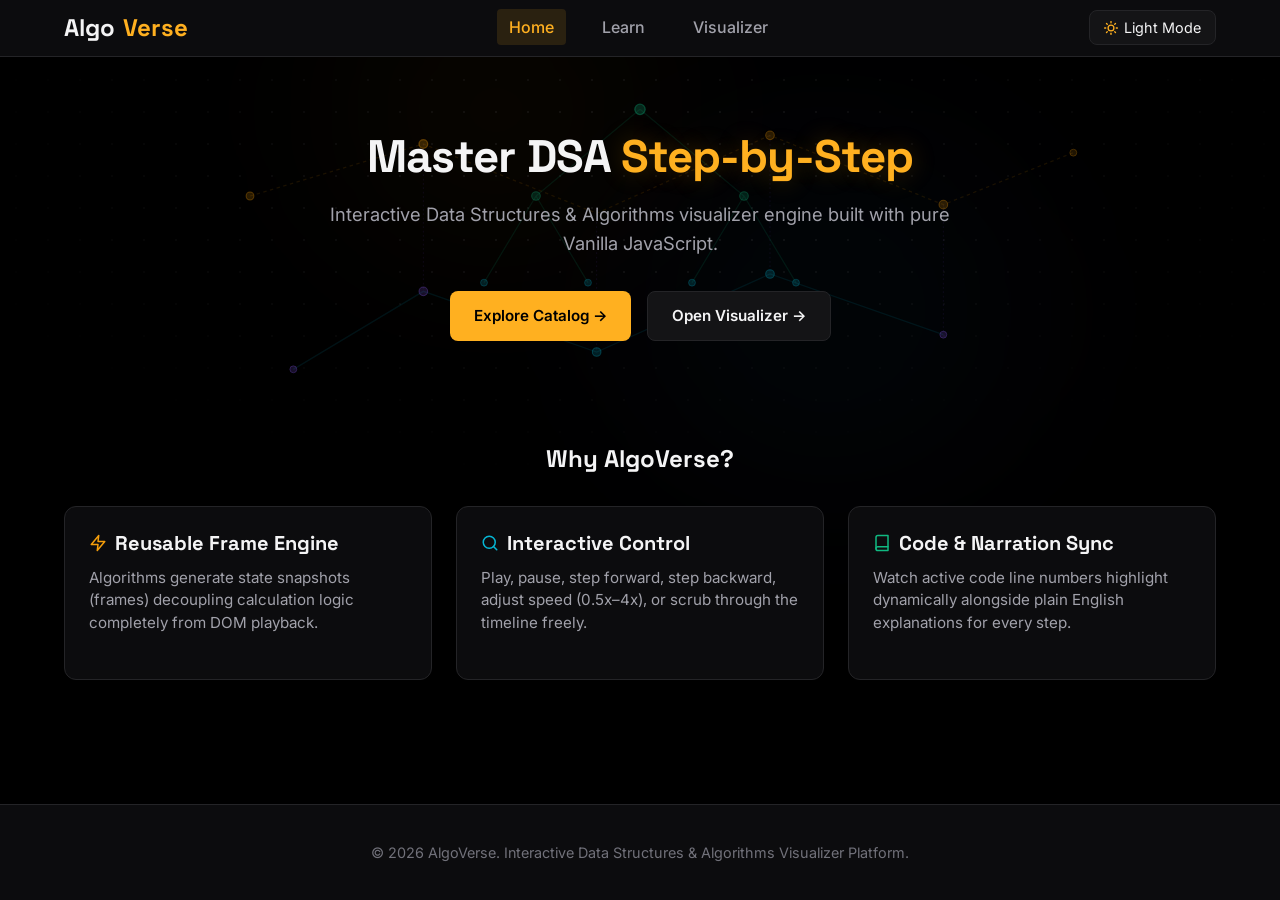
<file: index.html>
<!DOCTYPE html>
<html lang="en" data-theme="dark">
<head>
  <meta charset="UTF-8">
  <meta name="viewport" content="width=device-width, initial-scale=1.0">
  <title>AlgoVerse — Learn, Understand & Visualize DSA</title>
  <meta name="description" content="Interactive Data Structures & Algorithms learning and step-by-step visualizer platform built with Vanilla JavaScript.">
  
  <!-- Google Fonts -->
  <link rel="preconnect" href="https://fonts.googleapis.com">
  <link rel="preconnect" href="https://fonts.gstatic.com" crossorigin>
  <link href="https://fonts.googleapis.com/css2?family=Inter:wght@400;500;600;700&family=JetBrains+Mono:wght@400;500;700&family=Space+Grotesk:wght@600;700&display=swap" rel="stylesheet">
  
  <!-- Stylesheets -->
  <link rel="stylesheet" href="styles/tokens.css">
  <link rel="stylesheet" href="styles/base.css">
  <link rel="stylesheet" href="styles/layout.css">
  <link rel="stylesheet" href="styles/components.css">
</head>
<body>

  <!-- Navigation Header -->
  <header class="navbar">
    <div class="container nav-container">
      <a href="index.html" class="logo">
        Algo<span>Verse</span>
      </a>
      
      <nav>
        <ul class="nav-links">
          <li><a href="index.html" class="nav-link active">Home</a></li>
          <li><a href="learn.html" class="nav-link">Learn</a></li>
          <li><a href="visualizer.html" class="nav-link">Visualizer</a></li>
        </ul>
      </nav>

      <!-- Theme Switcher Button -->
      <button id="theme-toggle" class="theme-toggle-btn" aria-label="Toggle dark/light theme">
        <svg class="theme-toggle-icon" width="14" height="14" viewBox="0 0 24 24" fill="none" stroke="currentColor" stroke-width="2.2" stroke-linecap="round" stroke-linejoin="round"><circle cx="12" cy="12" r="5"/><line x1="12" y1="1" x2="12" y2="3"/><line x1="12" y1="21" x2="12" y2="23"/><line x1="4.22" y1="4.22" x2="5.64" y2="5.64"/><line x1="18.36" y1="18.36" x2="19.78" y2="19.78"/><line x1="1" y1="12" x2="3" y2="12"/><line x1="21" y1="12" x2="23" y2="12"/><line x1="4.22" y1="19.78" x2="5.64" y2="18.36"/><line x1="18.36" y1="5.64" x2="19.78" y2="4.22"/></svg>
        <span>Light Mode</span>
      </button>
    </div>
  </header>

  <!-- Ambient DSA Geometric Visual Background -->
  <div class="hero-dsa-backdrop" aria-hidden="true">
    <div class="dsa-ambient-radial-glow glow-1"></div>
    <div class="dsa-ambient-radial-glow glow-2"></div>
    <div class="dsa-grid-pattern"></div>
    <svg class="dsa-constellation-svg" viewBox="0 0 1200 600" fill="none" xmlns="http://www.w3.org/2000/svg">
      <!-- Network Nodes & Connecting Edges -->
      <path d="M150 180 L350 120 L550 200 L750 110 L950 190 L1100 130" stroke="rgba(245, 158, 11, 0.12)" stroke-width="1.5" stroke-dasharray="4 4"/>
      <path d="M200 380 L350 290 L550 360 L750 270 L950 340" stroke="rgba(6, 182, 212, 0.12)" stroke-width="1.5"/>
      <path d="M350 120 L350 290 M550 200 L550 360 M750 110 L750 270 M950 190 L950 340" stroke="rgba(139, 92, 246, 0.1)" stroke-width="1.2" stroke-dasharray="2 3"/>
      <!-- Tree Branching -->
      <path d="M600 80 L480 180 M600 80 L720 180 M480 180 L420 280 M480 180 L540 280 M720 180 L660 280 M720 180 L780 280" stroke="rgba(16, 185, 129, 0.13)" stroke-width="1.5"/>
      
      <!-- Nodes / Vertices -->
      <circle cx="600" cy="80" r="6" fill="#10b981" fill-opacity="0.25" stroke="#10b981" stroke-width="1.5" stroke-opacity="0.4"/>
      <circle cx="480" cy="180" r="5" fill="#10b981" fill-opacity="0.2" stroke="#10b981" stroke-width="1.2" stroke-opacity="0.35"/>
      <circle cx="720" cy="180" r="5" fill="#10b981" fill-opacity="0.2" stroke="#10b981" stroke-width="1.2" stroke-opacity="0.35"/>
      <circle cx="420" cy="280" r="4" fill="#06b6d4" fill-opacity="0.2" stroke="#06b6d4" stroke-width="1" stroke-opacity="0.3"/>
      <circle cx="540" cy="280" r="4" fill="#06b6d4" fill-opacity="0.2" stroke="#06b6d4" stroke-width="1" stroke-opacity="0.3"/>
      <circle cx="660" cy="280" r="4" fill="#06b6d4" fill-opacity="0.2" stroke="#06b6d4" stroke-width="1" stroke-opacity="0.3"/>
      <circle cx="780" cy="280" r="4" fill="#06b6d4" fill-opacity="0.2" stroke="#06b6d4" stroke-width="1" stroke-opacity="0.3"/>
      <circle cx="150" cy="180" r="4.5" fill="#f59e0b" fill-opacity="0.2" stroke="#f59e0b" stroke-width="1.2" stroke-opacity="0.35"/>
      <circle cx="350" cy="120" r="5" fill="#f59e0b" fill-opacity="0.25" stroke="#f59e0b" stroke-width="1.5" stroke-opacity="0.4"/>
      <circle cx="750" cy="110" r="5" fill="#f59e0b" fill-opacity="0.2" stroke="#f59e0b" stroke-width="1.2" stroke-opacity="0.35"/>
      <circle cx="950" cy="190" r="5" fill="#f59e0b" fill-opacity="0.2" stroke="#f59e0b" stroke-width="1.2" stroke-opacity="0.35"/>
      <circle cx="1100" cy="130" r="4" fill="#f59e0b" fill-opacity="0.15" stroke="#f59e0b" stroke-width="1" stroke-opacity="0.3"/>
      <circle cx="200" cy="380" r="4" fill="#8b5cf6" fill-opacity="0.2" stroke="#8b5cf6" stroke-width="1" stroke-opacity="0.35"/>
      <circle cx="350" cy="290" r="5" fill="#8b5cf6" fill-opacity="0.2" stroke="#8b5cf6" stroke-width="1.2" stroke-opacity="0.35"/>
      <circle cx="550" cy="360" r="5" fill="#06b6d4" fill-opacity="0.2" stroke="#06b6d4" stroke-width="1.2" stroke-opacity="0.35"/>
      <circle cx="750" cy="270" r="5" fill="#06b6d4" fill-opacity="0.2" stroke="#06b6d4" stroke-width="1.2" stroke-opacity="0.35"/>
      <circle cx="950" cy="340" r="4" fill="#8b5cf6" fill-opacity="0.2" stroke="#8b5cf6" stroke-width="1" stroke-opacity="0.35"/>
    </svg>
  </div>

  <!-- Main Landing Content -->
  <main class="container home-main-container">
    <!-- Hero Section -->
    <section class="hero-placeholder">
      <h1>Master DSA <span>Step-by-Step</span></h1>
      <p>Interactive Data Structures & Algorithms visualizer engine built with pure Vanilla JavaScript.</p>
      
      <div style="margin-top: 2rem; display: flex; gap: 1rem; justify-content: center; flex-wrap: wrap;">
        <a href="learn.html" class="btn btn-primary">
          Explore Catalog &rarr;
        </a>
        <a href="visualizer.html?topic=sorting&algo=bubble-sort" class="btn btn-secondary">
          Open Visualizer &rarr;
        </a>
      </div>
    </section>

    <!-- Key Feature Grid -->
    <section style="margin-top: 3.5rem; margin-bottom: 4rem;">
      <h2 style="text-align: center; margin-bottom: 2rem;">Why AlgoVerse?</h2>
      
      <div class="card-grid">
        <div class="card">
          <div>
            <div class="card-header">
              <h3 class="card-title" style="display: flex; align-items: center; gap: 0.5rem;">
                <svg width="18" height="18" viewBox="0 0 24 24" fill="none" stroke="#f59e0b" stroke-width="2" stroke-linecap="round" stroke-linejoin="round"><polygon points="13 2 3 14 12 14 11 22 21 10 12 10 13 2"/></svg>
                Reusable Frame Engine
              </h3>
            </div>
            <p class="card-desc">Algorithms generate state snapshots (frames) decoupling calculation logic completely from DOM playback.</p>
          </div>
        </div>

        <div class="card">
          <div>
            <div class="card-header">
              <h3 class="card-title" style="display: flex; align-items: center; gap: 0.5rem;">
                <svg width="18" height="18" viewBox="0 0 24 24" fill="none" stroke="#06b6d4" stroke-width="2" stroke-linecap="round" stroke-linejoin="round"><circle cx="11" cy="11" r="8"/><line x1="21" y1="21" x2="16.65" y2="16.65"/></svg>
                Interactive Control
              </h3>
            </div>
            <p class="card-desc">Play, pause, step forward, step backward, adjust speed (0.5x–4x), or scrub through the timeline freely.</p>
          </div>
        </div>

        <div class="card">
          <div>
            <div class="card-header">
              <h3 class="card-title" style="display: flex; align-items: center; gap: 0.5rem;">
                <svg width="18" height="18" viewBox="0 0 24 24" fill="none" stroke="#10b981" stroke-width="2" stroke-linecap="round" stroke-linejoin="round"><path d="M4 19.5A2.5 2.5 0 0 1 6.5 17H20"/><path d="M6.5 2H20v20H6.5A2.5 2.5 0 0 1 4 19.5v-15A2.5 2.5 0 0 1 6.5 2z"/></svg>
                Code & Narration Sync
              </h3>
            </div>
            <p class="card-desc">Watch active code line numbers highlight dynamically alongside plain English explanations for every step.</p>
          </div>
        </div>
      </div>
    </section>
  </main>

  <!-- Footer -->
  <footer class="footer">
    <div class="container">
      <p>&copy; 2026 AlgoVerse. Interactive Data Structures & Algorithms Visualizer Platform.</p>
    </div>
  </footer>

  <!-- Entry Script -->
  <script type="module">
    import { ThemeManager } from './scripts/core/theme.js';
    
    document.addEventListener('DOMContentLoaded', () => {
      const themeManager = new ThemeManager();
      themeManager.init();
    });
  </script>
</body>
</html>
</file>
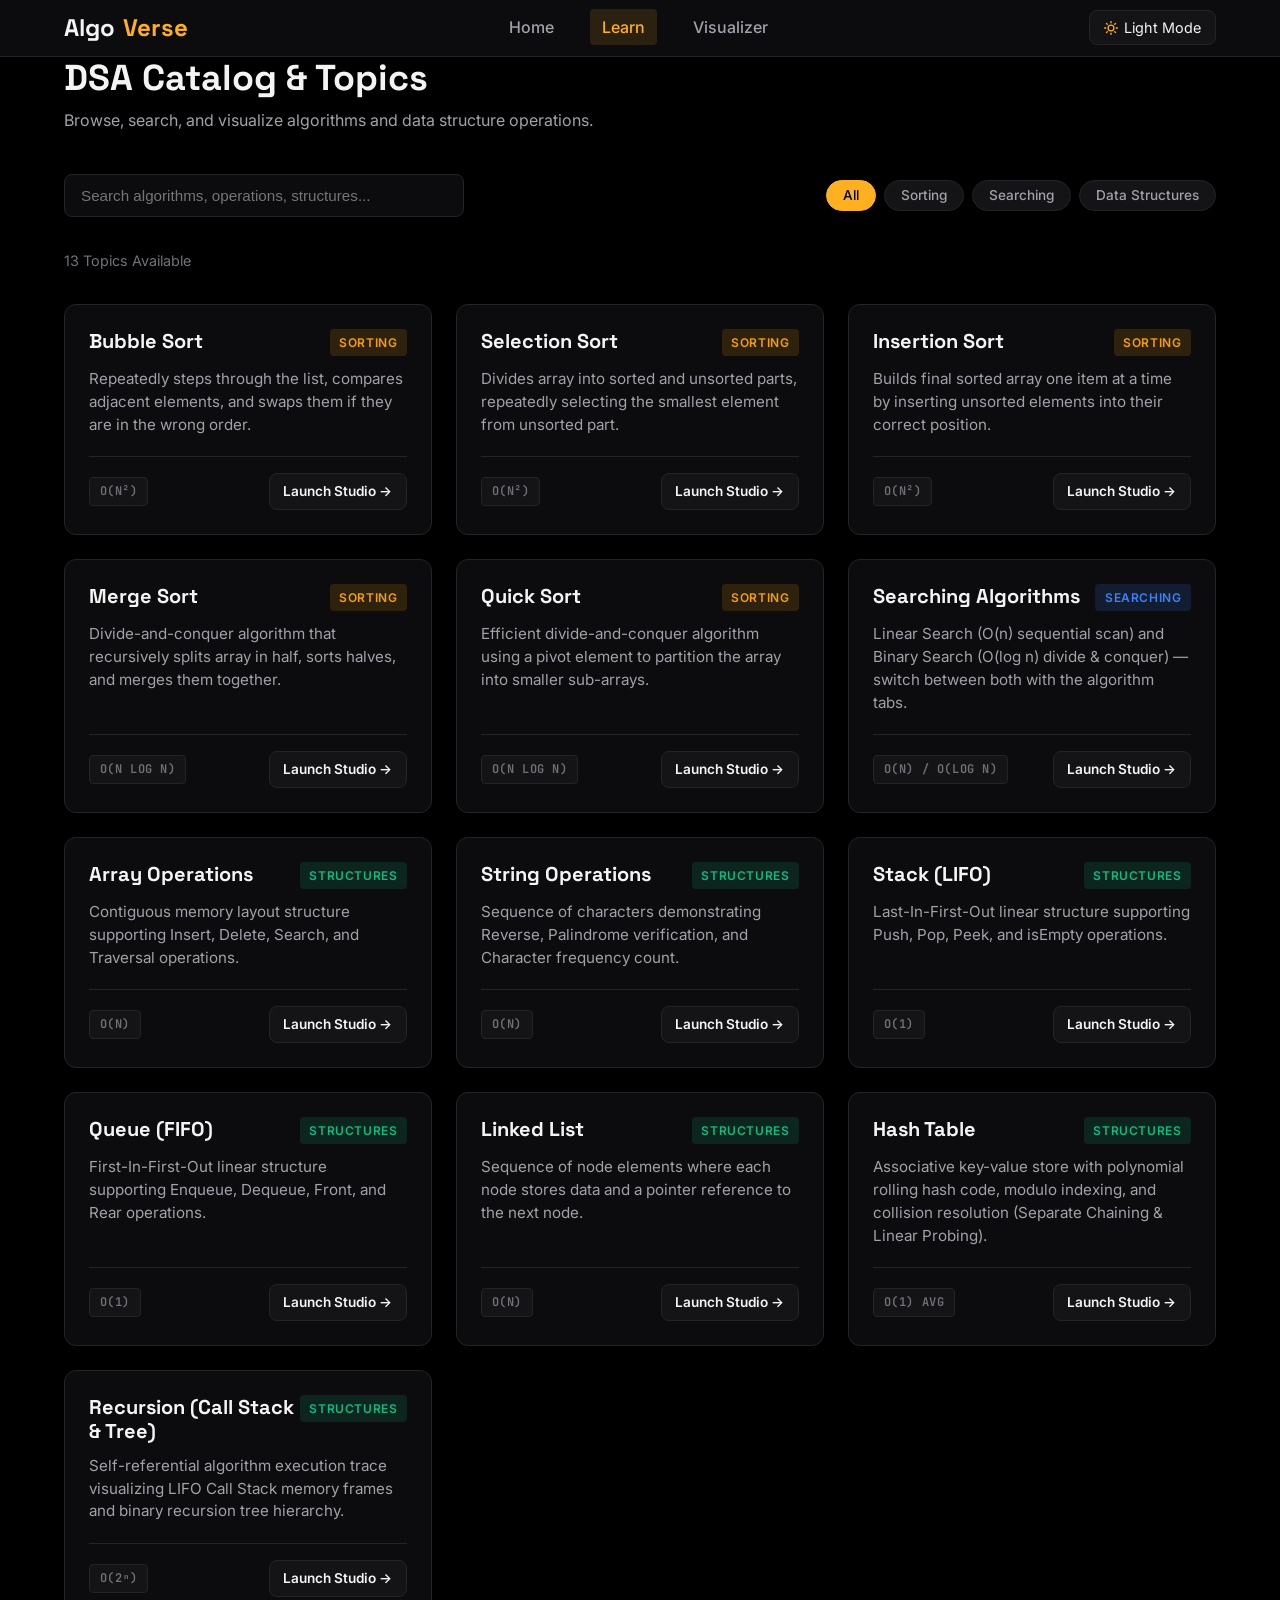
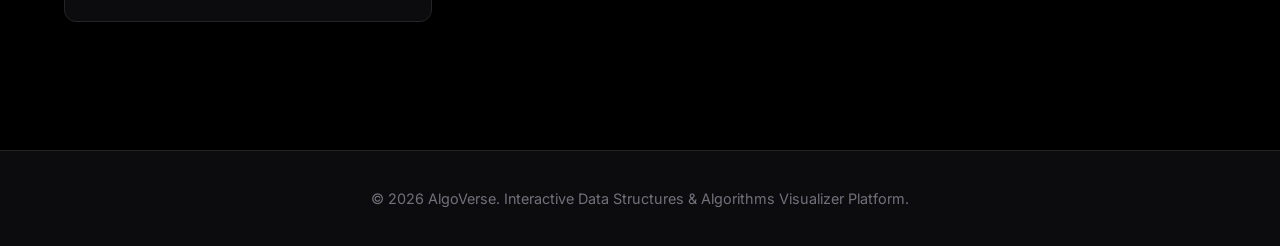
<file: learn.html>
<!DOCTYPE html>
<html lang="en" data-theme="dark">
<head>
  <meta charset="UTF-8">
  <meta name="viewport" content="width=device-width, initial-scale=1.0">
  <title>Learn & Catalog — AlgoVerse</title>
  
  <!-- Google Fonts -->
  <link rel="preconnect" href="https://fonts.googleapis.com">
  <link rel="preconnect" href="https://fonts.gstatic.com" crossorigin>
  <link href="https://fonts.googleapis.com/css2?family=Inter:wght@400;500;600;700&family=JetBrains+Mono:wght@400;500;700&family=Space+Grotesk:wght@600;700&display=swap" rel="stylesheet">
  
  <!-- Stylesheets -->
  <link rel="stylesheet" href="styles/tokens.css">
  <link rel="stylesheet" href="styles/base.css">
  <link rel="stylesheet" href="styles/layout.css">
  <link rel="stylesheet" href="styles/components.css">
</head>
<body>

  <!-- Navigation Header -->
  <header class="navbar">
    <div class="container nav-container">
      <a href="index.html" class="logo">
        Algo<span>Verse</span>
      </a>
      
      <nav>
        <ul class="nav-links">
          <li><a href="index.html" class="nav-link">Home</a></li>
          <li><a href="learn.html" class="nav-link active">Learn</a></li>
          <li><a href="visualizer.html" class="nav-link">Visualizer</a></li>
        </ul>
      </nav>

      <button id="theme-toggle" class="theme-toggle-btn" aria-label="Toggle dark/light theme">
        <svg class="theme-toggle-icon" width="14" height="14" viewBox="0 0 24 24" fill="none" stroke="currentColor" stroke-width="2.2" stroke-linecap="round" stroke-linejoin="round"><circle cx="12" cy="12" r="5"/><line x1="12" y1="1" x2="12" y2="3"/><line x1="12" y1="21" x2="12" y2="23"/><line x1="4.22" y1="4.22" x2="5.64" y2="5.64"/><line x1="18.36" y1="18.36" x2="19.78" y2="19.78"/><line x1="1" y1="12" x2="3" y2="12"/><line x1="21" y1="12" x2="23" y2="12"/><line x1="4.22" y1="19.78" x2="5.64" y2="18.36"/><line x1="18.36" y1="5.64" x2="19.78" y2="4.22"/></svg>
        <span>Light Mode</span>
      </button>
    </div>
  </header>

  <!-- Main Content Shell -->
  <main class="container catalog-page-container">
    <div style="margin-bottom: 2.5rem;">
      <h1 style="font-size: 2.25rem; margin-bottom: 0.5rem;">DSA Catalog & Topics</h1>
      <p style="color: var(--text-secondary);">Browse, search, and visualize algorithms and data structure operations.</p>
    </div>

    <!-- Filter & Search Controls -->
    <div class="filter-bar">
      <!-- Search Input -->
      <input type="text" id="catalog-search" class="search-input" placeholder="Search algorithms, operations, structures...">
      
      <!-- Category Filter Pills -->
      <div class="filter-pills">
        <button class="pill-btn active" data-category="all">All</button>
        <button class="pill-btn" data-category="sorting">Sorting</button>
        <button class="pill-btn" data-category="searching">Searching</button>
        <button class="pill-btn" data-category="structures">Data Structures</button>
      </div>
    </div>

    <!-- Results Counter -->
    <div style="margin-bottom: 1rem; color: var(--text-muted); font-size: 0.9rem;" id="results-count">
      Loading topics...
    </div>

    <!-- Dynamic Catalog Card Grid -->
    <div id="catalog-grid" class="card-grid"></div>
  </main>

  <!-- Footer -->
  <footer class="footer">
    <div class="container">
      <p>&copy; 2026 AlgoVerse. Interactive Data Structures & Algorithms Visualizer Platform.</p>
    </div>
  </footer>

  <!-- Script Modules -->
  <script type="module">
    import { ThemeManager } from './scripts/core/theme.js';
    import './scripts/pages/learn.js';

    document.addEventListener('DOMContentLoaded', () => {
      const themeManager = new ThemeManager();
      themeManager.init();
    });
  </script>
</body>
</html>
</file>
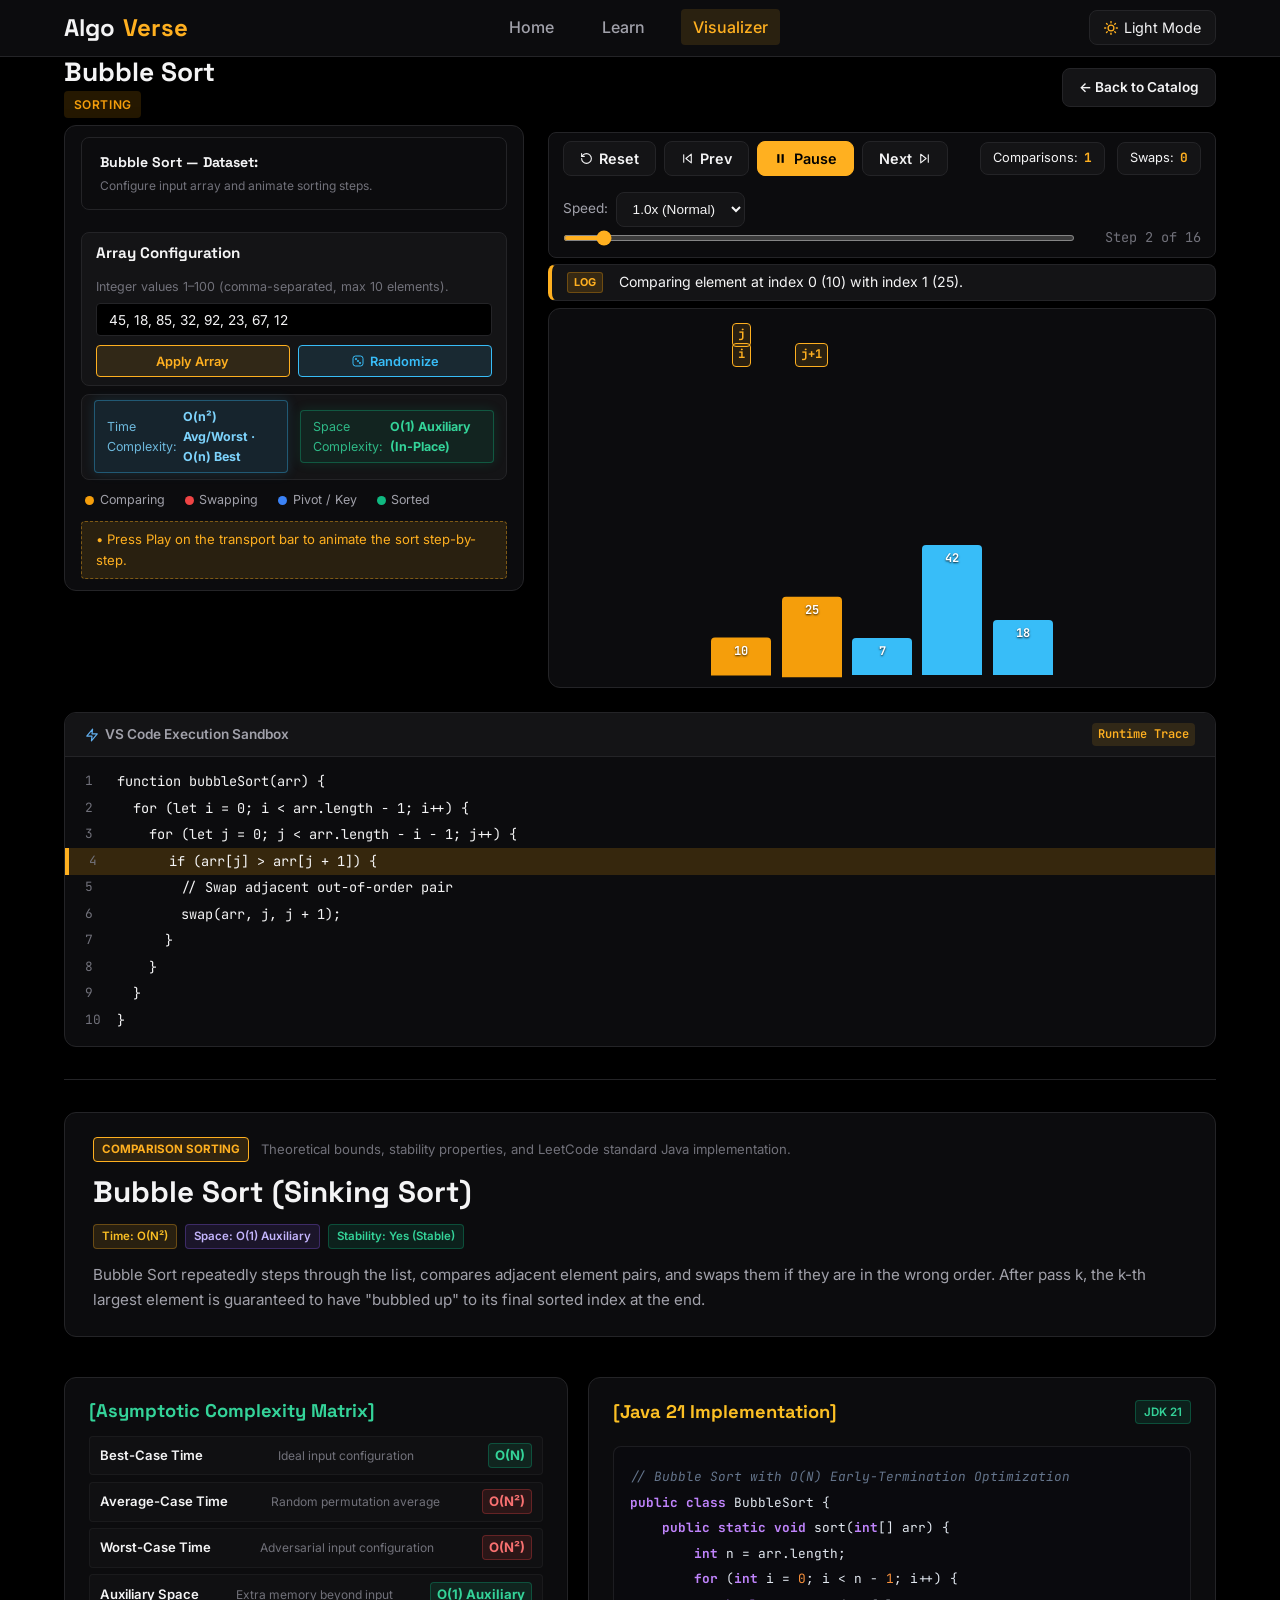
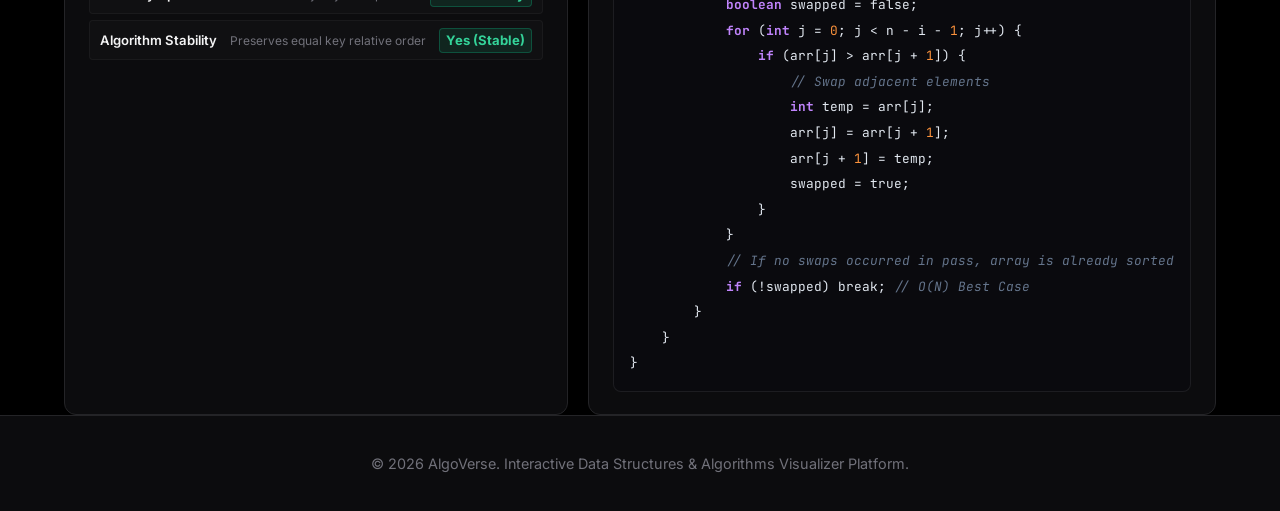
<file: visualizer.html>
<!DOCTYPE html>
<html lang="en" data-theme="dark">
<head>
  <meta charset="UTF-8">
  <meta name="viewport" content="width=device-width, initial-scale=1.0">
  <title>Universal Visualizer — AlgoVerse</title>
  
  <!-- Google Fonts -->
  <link rel="preconnect" href="https://fonts.googleapis.com">
  <link rel="preconnect" href="https://fonts.gstatic.com" crossorigin>
  <link href="https://fonts.googleapis.com/css2?family=Inter:wght@400;500;600;700&family=JetBrains+Mono:wght@400;500;700&family=Space+Grotesk:wght@600;700&display=swap" rel="stylesheet">
  
  <!-- Stylesheets -->
  <link rel="stylesheet" href="styles/tokens.css">
  <link rel="stylesheet" href="styles/base.css">
  <link rel="stylesheet" href="styles/layout.css">
  <link rel="stylesheet" href="styles/components.css">
</head>
<body>

  <!-- Navigation Header -->
  <header class="navbar">
    <div class="container nav-container">
      <a href="index.html" class="logo">
        Algo<span>Verse</span>
      </a>
      
      <nav>
        <ul class="nav-links">
          <li><a href="index.html" class="nav-link">Home</a></li>
          <li><a href="learn.html" class="nav-link">Learn</a></li>
          <li><a href="visualizer.html" class="nav-link active">Visualizer</a></li>
        </ul>
      </nav>

      <button id="theme-toggle" class="theme-toggle-btn" aria-label="Toggle dark/light theme">
        <svg class="theme-toggle-icon" width="14" height="14" viewBox="0 0 24 24" fill="none" stroke="currentColor" stroke-width="2.2" stroke-linecap="round" stroke-linejoin="round"><circle cx="12" cy="12" r="5"/><line x1="12" y1="1" x2="12" y2="3"/><line x1="12" y1="21" x2="12" y2="23"/><line x1="4.22" y1="4.22" x2="5.64" y2="5.64"/><line x1="18.36" y1="18.36" x2="19.78" y2="19.78"/><line x1="1" y1="12" x2="3" y2="12"/><line x1="21" y1="12" x2="23" y2="12"/><line x1="4.22" y1="19.78" x2="5.64" y2="18.36"/><line x1="18.36" y1="5.64" x2="19.78" y2="4.22"/></svg>
        <span>Light Mode</span>
      </button>
    </div>
  </header>

  <!-- Main Content Shell -->
  <main class="container">
    <!-- Title & Category Header -->
    <div class="visualizer-header">
      <div>
        <h1 id="algo-title" style="font-size: 2.25rem; margin-bottom: 0.25rem;">Bubble Sort</h1>
        <span id="algo-category" class="badge badge-sorting">Sorting</span>
      </div>
      
      <a href="learn.html" class="btn btn-secondary" style="padding: 0.5rem 1rem; font-size: 0.85rem;">
        ← Back to Catalog
      </a>
    </div>

    <!-- 1. Top Concept Overview Container (Shown at Top for Array, Stack, Queue) -->
    <div id="top-concept-container"></div>

    <!-- 2. Interactive Workbench Container (Split Left/Right for Stack/Queue, Natural Stack for Array/Sorting) -->
    <div id="visualizer-workbench" class="visualizer-workbench">
      <div class="workbench-controls-col">
        <div class="input-control-card"></div>
      </div>

      <div class="workbench-visualizer-col">
        <!-- TOP Transport Controls & Stats Bar -->
        <div class="transport-bar">
          <div class="transport-controls-row">
            <div class="transport-btn-group">
              <button id="btn-reset" class="transport-btn"><svg width="13" height="13" viewBox="0 0 24 24" fill="none" stroke="currentColor" stroke-width="2" stroke-linecap="round" stroke-linejoin="round"><path d="M3 12a9 9 0 1 0 9-9 9.75 9.75 0 0 0-6.74 2.74L3 8"/><path d="M3 3v5h5"/></svg> Reset</button>
              <button id="btn-step-prev" class="transport-btn"><svg width="13" height="13" viewBox="0 0 24 24" fill="none" stroke="currentColor" stroke-width="2" stroke-linecap="round" stroke-linejoin="round"><polygon points="19 20 9 12 19 4 19 20"/><line x1="5" y1="19" x2="5" y2="5"/></svg> Prev</button>
              <button id="btn-play-pause" class="transport-btn active"><svg width="13" height="13" viewBox="0 0 24 24" fill="currentColor" stroke="none"><polygon points="6 4 20 12 6 20 6 4"/></svg> Play</button>
              <button id="btn-step-next" class="transport-btn">Next <svg width="13" height="13" viewBox="0 0 24 24" fill="none" stroke="currentColor" stroke-width="2" stroke-linecap="round" stroke-linejoin="round"><polygon points="5 4 15 12 5 20 5 4"/><line x1="19" y1="5" x2="19" y2="19"/></svg></button>
            </div>

            <!-- Stats Counters -->
            <div class="stats-row" style="margin-top: 0;">
              <div class="stat-badge-card">
                Comparisons: <span id="stat-comparisons" class="stat-val">0</span>
              </div>
              <div class="stat-badge-card">
                Swaps: <span id="stat-swaps" class="stat-val">0</span>
              </div>
            </div>

            <div style="display: flex; align-items: center; gap: 0.5rem;">
              <label for="select-speed" style="font-size: 0.85rem; color: var(--text-secondary);">Speed:</label>
              <select id="select-speed" class="speed-select">
                <option value="0.5">0.5x (Slow)</option>
                <option value="1" selected>1.0x (Normal)</option>
                <option value="2">2.0x (Fast)</option>
                <option value="4">4.0x (Ultra)</option>
              </select>
            </div>
          </div>

          <div class="timeline-row">
            <input type="range" id="timeline-scrubber" class="scrubber-slider" min="0" max="0" value="0">
            <span id="step-counter" class="step-badge">Step 0 of 0</span>
          </div>
        </div>

        <!-- Step Narration Box -->
        <div class="narration-box">
          <span class="narration-tag">LOG</span> <span id="narration-text">Initializing visualization...</span>
        </div>

        <!-- Main Visualization Viewport Container -->
        <div id="visualization-viewport" class="visualization-viewport"></div>
      </div>
    </div>

    <!-- Active Code Highlighting Panel -->
    <div id="code-panel-container"></div>

    <!-- Educational Concept & Theory Guide Section -->
    <div id="concept-guide-container"></div>
  </main>


  <!-- Footer -->
  <footer class="footer">
    <div class="container">
      <p>&copy; 2026 AlgoVerse. Interactive Data Structures & Algorithms Visualizer Platform.</p>
    </div>
  </footer>

  <!-- Script Modules -->
  <script type="module">
    import { ThemeManager } from './scripts/core/theme.js';
    import './scripts/pages/visualizer.js';

    const themeManager = new ThemeManager();
    themeManager.init();
  </script>
</body>
</html>
</file>
<file: styles/tokens.css>
/* AlgoVerse — Design Tokens (tokens.css)
   Jet Black & Amber Theme System */

:root {
  /* Dark Theme Colors (Default) — Jet Black OLED System */
  --bg-primary: #000000;         /* Pitch Jet Black Canvas (replaces bluish #0f1117) */
  --bg-surface: #0c0c0e;         /* Elevated Surface for Navbar, Outer Containers & Viewports */
  --bg-card: #141416;            /* Neutral Dark Charcoal for Cards & Control Clusters */
  
  --text-primary: #f4f4f5;       /* Crisp High-Contrast White */
  --text-secondary: #a1a1aa;     /* Neutral Zinc Secondary Text (removes blue undertones) */
  --text-muted: #71717a;         /* Neutral Zinc Muted Text */
  
  --accent-color: #ffb020;       /* Amber Accent */
  --accent-hover: #e09816;
  --accent-subtle: rgba(255, 176, 32, 0.12);
  
  --border-color: #242427;       /* Neutral Charcoal Border (replaces Nord blue-gray #2e3440) */
  --border-focus: #ffb020;
  
  /* Visualization Color Tokens (Vivid & High-Contrast against Pitch Black) */
  --viz-default: #38bdf8;        /* Sky Blue */
  --viz-compare: #f59e0b;        /* Amber/Orange */
  --viz-swap: #ef4444;           /* Vivid Red */
  --viz-sorted: #10b981;         /* Emerald Green */
  --viz-pivot: #a855f7;          /* Purple */

  /* Simple Durations & Motion */
  --dur-fast: 150ms;
  --dur-base: 250ms;
  --ease-standard: ease;
  
  /* Layout Spacing & Radius */
  --radius-sm: 4px;
  --radius-md: 8px;
  --radius-lg: 12px;
  --max-width: 1200px;
}

/* Light Theme Override */
[data-theme="light"] {
  --bg-primary: #f8fafc;
  --bg-surface: #ffffff;
  --bg-card: #f1f5f9;
  
  --text-primary: #0f172a;
  --text-secondary: #475569;
  --text-muted: #94a3b8;
  
  --accent-color: #d97706;        /* Deep Amber */
  --accent-hover: #b45309;
  --accent-subtle: rgba(217, 119, 6, 0.15);
  
  --border-color: #e2e8f0;
  --border-focus: #d97706;
}
</file>
<file: styles/base.css>
/* AlgoVerse — Base CSS Reset & Typography*/
* {
  margin: 0;
  padding: 0;
  box-sizing: border-box;
}

body {
  background-color: var(--bg-primary);
  color: var(--text-primary);
  font-family: 'Inter', system-ui, -apple-system, sans-serif;
  line-height: 1.6;
  min-height: 100vh;
  display: flex;
  flex-direction: column;
  transition: background-color var(--dur-base) var(--ease-standard),
              color var(--dur-base) var(--ease-standard);
}

h1, h2, h3, h4 {
  font-family: 'Space Grotesk', sans-serif;
  font-weight: 700;
  line-height: 1.2;
}

code, pre, .number-font {
  font-family: 'JetBrains Mono', monospace;
  font-variant-numeric: tabular-nums;
}

a {
  color: var(--accent-color);
  text-decoration: none;
  transition: color var(--dur-fast) var(--ease-standard);
}

a:hover {
  color: var(--accent-hover);
}

button {
  cursor: pointer;
  border: none;
  outline: none;
  font-family: inherit;
}

button:focus-visible {
  outline: 2px solid var(--border-focus);
  outline-offset: 2px;
}

/* Accessibility: Reduced Motion */
@media (prefers-reduced-motion: reduce) {
  *, ::before, ::after {
    transition-duration: 0.01ms !important;
    animation-duration: 0.01ms !important;
  }
}
</file>
<file: styles/layout.css>
/*AlgoVerse — Layout Architecture */

.container {
  width: 100%;
  max-width: var(--max-width);
  margin: 0 auto;
  padding: 0 1.5rem;
}

/* Header Navbar */
.navbar {
  background-color: var(--bg-surface);
  border-bottom: 1px solid var(--border-color);
  padding: 0.55rem 0;
  position: sticky;
  top: 0;
  z-index: 100;
}

.nav-container {
  display: flex;
  justify-content: space-between;
  align-items: center;
}

.logo {
  font-family: 'Space Grotesk', sans-serif;
  font-size: 1.5rem;
  font-weight: 700;
  color: var(--text-primary);
  display: flex;
  align-items: center;
  gap: 0.5rem;
}

.logo span {
  color: var(--accent-color);
}

.nav-links {
  display: flex;
  align-items: center;
  gap: 1.5rem;
  list-style: none;
}

.nav-link {
  color: var(--text-secondary);
  font-weight: 500;
  padding: 0.5rem 0.75rem;
  border-radius: var(--radius-sm);
  transition: all var(--dur-fast) var(--ease-standard);
}

.nav-link:hover, .nav-link.active {
  color: var(--accent-color);
  background-color: var(--accent-subtle);
}

/* Theme Toggle Button */
.theme-toggle-btn {
  background-color: var(--bg-card);
  color: var(--text-primary);
  border: 1px solid var(--border-color);
  padding: 0.5rem 0.85rem;
  border-radius: var(--radius-md);
  font-size: 0.9rem;
  display: flex;
  align-items: center;
  gap: 0.4rem;
  transition: all var(--dur-fast) var(--ease-standard);
}

.theme-toggle-btn:hover {
  border-color: var(--accent-color);
  transform: translateY(-2px) scale(1.03);
  box-shadow: 0 0 12px var(--accent-subtle);
}

/* Main Content Area */
main {
  flex: 1;
  padding: 0.75rem 0 2rem;
}

.catalog-page-container {
  padding-bottom: 4rem;
}

/* Top Concept Container for Array Viewport Reorganization */
#top-concept-container:not(:empty) {
  margin-bottom: 0.85rem;
}

#top-concept-container .concept-header-card {
  margin-bottom: 0;
}

/* Universal Workbench Layout */
.visualizer-workbench {
  width: 100%;
}

.workbench-controls-col {
  width: 100%;
}

.workbench-visualizer-col {
  width: 100%;
}

/* Split Workbench Layout for Stack, Queue, Hash Table, Sorting, Searching, Recursion & String (Left Controls, Right Visualizer) */
@media (min-width: 960px) {
  .visualizer-workbench.split-active {
    display: grid;
    grid-template-columns: minmax(360px, 460px) 1fr;
    gap: 1.5rem;
    align-items: start;
    margin-bottom: 1.25rem;
  }

  .visualizer-workbench.split-active .workbench-controls-col .input-control-card {
    margin-bottom: 0;
  }

  .visualizer-workbench.split-active .workbench-visualizer-col #visualization-viewport {
    min-height: 380px;
    display: flex;
    align-items: stretch;
    justify-content: center;
  }

  .visualizer-workbench.split-active .workbench-visualizer-col #visualization-viewport:has(.stack-visualizer-container),
  .visualizer-workbench.split-active .workbench-visualizer-col #visualization-viewport:has(.queue-visualizer-stage),
  .visualizer-workbench.split-active .workbench-visualizer-col #visualization-viewport:has(.hash-table-viewport),
  .visualizer-workbench.split-active .workbench-visualizer-col #visualization-viewport:has(.string-viewport-card),
  .visualizer-workbench.split-active .workbench-visualizer-col #visualization-viewport:has(.recursion-visualizer-grid) {
    min-height: 420px;
    align-items: center;
  }
}

/* Theme Toggle Icon */
.theme-toggle-icon {
  display: inline-block;
  vertical-align: middle;
  color: var(--accent-color);
  flex-shrink: 0;
}

/* ==================== HOME PAGE DSA AMBIENT BACKDROP ==================== */
.hero-dsa-backdrop {
  position: absolute;
  top: 0;
  left: 0;
  right: 0;
  height: 620px;
  overflow: hidden;
  pointer-events: none;
  z-index: 0;
}

.home-main-container {
  position: relative;
  z-index: 1;
}

.dsa-ambient-radial-glow {
  position: absolute;
  border-radius: 50%;
  filter: blur(80px);
  opacity: 0.6;
  pointer-events: none;
}

.dsa-ambient-radial-glow.glow-1 {
  top: -80px;
  left: 20%;
  width: 480px;
  height: 380px;
  background: radial-gradient(circle, rgba(245, 158, 11, 0.08) 0%, rgba(245, 158, 11, 0.02) 60%, transparent 100%);
}

.dsa-ambient-radial-glow.glow-2 {
  top: 100px;
  right: 15%;
  width: 520px;
  height: 420px;
  background: radial-gradient(circle, rgba(6, 182, 212, 0.07) 0%, rgba(139, 92, 246, 0.03) 60%, transparent 100%);
}

.dsa-grid-pattern {
  position: absolute;
  inset: 0;
  background-image: radial-gradient(rgba(255, 255, 255, 0.06) 1px, transparent 1px);
  background-size: 32px 32px;
  mask-image: radial-gradient(ellipse 70% 60% at 50% 30%, black 20%, transparent 80%);
  -webkit-mask-image: radial-gradient(ellipse 70% 60% at 50% 30%, black 20%, transparent 80%);
}

.dsa-constellation-svg {
  position: absolute;
  top: 40px;
  left: 50%;
  transform: translateX(-50%);
  width: 1200px;
  height: 520px;
  opacity: 0.85;
}

/* Hero Placeholder */
.hero-placeholder {
  text-align: center;
  padding: 4.5rem 1rem 3rem;
  position: relative;
}

.hero-placeholder h1 {
  font-size: 2.85rem;
  margin-bottom: 1rem;
  letter-spacing: -0.02em;
}

.hero-placeholder h1 span {
  color: var(--accent-color);
  text-shadow: 0 0 25px rgba(245, 158, 11, 0.25);
}

.hero-placeholder p {
  color: var(--text-secondary);
  font-size: 1.15rem;
  max-width: 650px;
  margin: 0 auto;
}

/* Footer */
.footer {
  background-color: var(--bg-surface);
  border-top: 1px solid var(--border-color);
  padding: 2.25rem 0;
  text-align: center;
  color: var(--text-muted);
  font-size: 0.9rem;
  position: relative;
  z-index: 2;
}
</file>
<file: styles/components.css>
/* AlgoVerse — Reusable UI Components*/
/* Buttons */
.btn {
  display: inline-flex;
  align-items: center;
  gap: 0.5rem;
  padding: 0.75rem 1.5rem;
  border-radius: var(--radius-md);
  font-weight: 600;
  font-size: 0.95rem;
  transition: all var(--dur-fast) var(--ease-standard);
  text-decoration: none;
  cursor: pointer;
}

.btn-primary {
  background-color: var(--accent-color);
  color: #000000;
}

.btn-primary:hover {
  background-color: var(--accent-hover);
  color: #000000;
  transform: translateY(-2px);
}

.btn-secondary {
  background-color: var(--bg-card);
  color: var(--text-primary);
  border: 1px solid var(--border-color);
}

.btn-secondary:hover {
  border-color: var(--accent-color);
  color: var(--accent-color);
  transform: translateY(-2px) scale(1.03);
  box-shadow: 0 0 12px var(--accent-subtle);
}

/* Card Grid Layout */
.card-grid {
  display: grid;
  grid-template-columns: repeat(auto-fit, minmax(300px, 1fr));
  gap: 1.5rem;
  margin-top: 2rem;
  margin-bottom: 4rem; /* Clear gap between last row of cards and footer */
}

/* Generic Card Component */
.card {
  background-color: var(--bg-surface);
  border: 1px solid var(--border-color);
  border-radius: var(--radius-lg);
  padding: 1.5rem;
  display: flex;
  flex-direction: column;
  justify-content: space-between;
  transition: transform var(--dur-fast) var(--ease-standard),
    border-color var(--dur-fast) var(--ease-standard),
    background-color var(--dur-base) var(--ease-standard);
}

.card:hover {
  transform: translateY(-4px);
  border-color: var(--accent-color);
}

.card-header {
  display: flex;
  justify-content: space-between;
  align-items: flex-start;
  margin-bottom: 0.75rem;
}

.card-title {
  font-size: 1.25rem;
  color: var(--text-primary);
}

.card-desc {
  color: var(--text-secondary);
  font-size: 0.95rem;
  margin-bottom: 1.25rem;
  line-height: 1.5;
}

.card-footer {
  display: flex;
  justify-content: space-between;
  align-items: center;
  gap: 0.75rem;
  padding-top: 1rem;
  border-top: 1px solid var(--border-color);
  margin-top: auto;
}

.card-footer .btn {
  white-space: nowrap;
  flex-shrink: 0;
  display: inline-flex;
  align-items: center;
  justify-content: center;
}

/* Badges & Tags */
.badge {
  display: inline-block;
  padding: 0.25rem 0.6rem;
  border-radius: var(--radius-sm);
  font-size: 0.75rem;
  font-weight: 600;
  text-transform: uppercase;
  letter-spacing: 0.05em;
}

.badge-sorting {
  background-color: rgba(245, 158, 11, 0.15);
  color: #f59e0b;
}

.badge-searching {
  background-color: rgba(59, 130, 246, 0.15);
  color: #3b82f6;
}

.badge-structures {
  background-color: rgba(16, 185, 129, 0.15);
  color: #10b981;
}

.badge-complexity {
  font-family: 'JetBrains Mono', monospace;
  background-color: var(--bg-card);
  color: var(--text-muted);
  border: 1px solid var(--border-color);
}

/* Search Bar & Filter Controls */
.filter-bar {
  display: flex;
  flex-direction: column;
  gap: 1rem;
  margin-bottom: 2rem;
}

@media (min-width: 640px) {
  .filter-bar {
    flex-direction: row;
    justify-content: space-between;
    align-items: center;
  }
}

.search-input {
  background-color: var(--bg-surface);
  color: var(--text-primary);
  border: 1px solid var(--border-color);
  padding: 0.75rem 1rem;
  border-radius: var(--radius-md);
  font-size: 0.95rem;
  width: 100%;
  max-width: 400px;
  outline: none;
  transition: border-color var(--dur-fast) var(--ease-standard);
}

.search-input:focus {
  border-color: var(--border-focus);
}

.filter-pills {
  display: flex;
  gap: 0.5rem;
  flex-wrap: wrap;
}

.pill-btn {
  background-color: var(--bg-card);
  color: var(--text-secondary);
  border: 1px solid var(--border-color);
  padding: 0.4rem 1rem;
  border-radius: 9999px;
  font-size: 0.85rem;
  font-weight: 500;
  transition: all var(--dur-fast) var(--ease-standard);
  cursor: pointer;
}

.pill-btn:hover,
.pill-btn.active {
  background-color: var(--accent-color);
  color: #000000;
  border-color: var(--accent-color);
}



/*Transport Controls Component Styles */

.transport-bar {
  background-color: var(--bg-surface);
  border: 1px solid var(--border-color);
  border-radius: var(--radius-md);
  padding: 0.5rem 0.85rem;
  display: flex;
  flex-direction: column;
  gap: 0.45rem;
  margin-top: 0.4rem;
  margin-bottom: 0.4rem;
}

.transport-controls-row {
  display: flex;
  justify-content: space-between;
  align-items: center;
  flex-wrap: wrap;
  gap: 1rem;
}

.transport-btn-group {
  display: flex;
  align-items: center;
  gap: 0.5rem;
}

.transport-btn {
  background-color: var(--bg-card);
  color: var(--text-primary);
  border: 1px solid var(--border-color);
  padding: 0.5rem 1rem;
  border-radius: var(--radius-md);
  font-size: 0.9rem;
  font-weight: 600;
  display: inline-flex;
  align-items: center;
  gap: 0.4rem;
  transition: all var(--dur-fast) var(--ease-standard);
  cursor: pointer;
}

.transport-btn:hover {
  border-color: var(--accent-color);
  color: var(--accent-color);
}

.transport-btn.active {
  background-color: var(--accent-color);
  color: #000000;
  border-color: var(--accent-color);
}

.speed-select {
  background-color: var(--bg-card);
  color: var(--text-primary);
  border: 1px solid var(--border-color);
  padding: 0.5rem 0.75rem;
  border-radius: var(--radius-md);
  font-size: 0.85rem;
  font-weight: 500;
  outline: none;
  cursor: pointer;
}

.speed-select:focus {
  border-color: var(--border-focus);
}

.timeline-row {
  display: flex;
  align-items: center;
  gap: 1rem;
}

.scrubber-slider {
  flex: 1;
  accent-color: var(--accent-color);
  height: 6px;
  cursor: pointer;
}

.step-badge {
  font-family: 'JetBrains Mono', monospace;
  font-size: 0.85rem;
  color: var(--text-muted);
  min-width: 110px;
  text-align: right;
}



/* ==========================================
   Visualizer Viewport & Array Bars Styles
   ========================================== */

.visualizer-header {
  margin-bottom: 0.45rem;
  display: flex;
  justify-content: space-between;
  align-items: center;
  flex-wrap: wrap;
  gap: 0.5rem;
}

.visualizer-header h1 {
  font-size: 1.65rem !important;
  margin-bottom: 0.15rem !important;
}

.visualization-viewport {
  background-color: var(--bg-surface);
  border: 1px solid var(--border-color);
  border-radius: var(--radius-lg);
  height: 275px;
  width: 100%;
  padding: 3.5rem 1.25rem 0.75rem; /* extra top for pointer badge stacks */
  display: flex;
  align-items: stretch;
  justify-content: center;
  gap: 0.65rem;
  position: relative;
  overflow: visible; /* allow stacked pointer badges to show above */
}

.visualization-viewport:has(.array-boxes-row),
.visualization-viewport:has(.matrix-visualizer-container),
.visualization-viewport:has(.ll-visualization-chain),
.visualization-viewport:has(.ll-visualization-wrapper),
.visualization-viewport:has(.string-viewport-card),
.visualization-viewport:has(.hash-table-viewport),
.visualization-viewport:has(.stack-visualizer-container),
.visualization-viewport:has(.queue-visualizer-stage),
.visualization-viewport:has(.recursion-visualizer-grid) {
  height: auto;
  min-height: 150px;
  align-items: center;
  padding: 0.85rem 1rem;
  overflow: visible;
}


.bar-wrapper {
  flex: 1;
  max-width: 60px;
  height: 100%;
  display: flex;
  flex-direction: column;
  justify-content: flex-end;
  align-items: center;
  position: relative;
}

.bar {
  width: 100%;
  background-color: var(--viz-default);
  border-radius: var(--radius-sm) var(--radius-sm) 0 0;
  transition: height var(--dur-base) var(--ease-standard),
    background-color var(--dur-fast) var(--ease-standard),
    transform var(--dur-fast) var(--ease-standard);
  display: flex;
  justify-content: center;
  align-items: flex-start;
  padding-top: 0.25rem;
}

.bar-val {
  font-family: 'JetBrains Mono', monospace;
  font-size: 0.75rem;
  font-weight: 700;
  color: #ffffff;
  text-shadow: 0 1px 2px rgba(0, 0, 0, 0.8);
}

.bar.highlight-compare {
  background-color: var(--viz-compare);
  transform: scaleY(1.03);
}

.bar.highlight-swap {
  background-color: var(--viz-swap);
  transform: scaleY(1.05);
}

.bar.highlight-sorted {
  background-color: var(--viz-sorted);
}

.bar.highlight-pivot {
  background-color: var(--viz-pivot);
}

.pointer-badge {
  position: absolute;
  top: -26px;
  font-family: 'JetBrains Mono', monospace;
  font-size: 0.75rem;
  font-weight: 700;
  color: var(--accent-color);
  background-color: var(--accent-subtle);
  padding: 1px 5px;
  border-radius: var(--radius-sm);
  border: 1px solid var(--accent-color);
  white-space: nowrap;
  z-index: 10;
}

/* Sub-array Grouping for Divide & Conquer (Merge Sort & Quick Sort) */
.subarray-group {
  border: 1.5px dashed rgba(56, 189, 248, 0.45);
  border-radius: var(--radius-md);
  background: rgba(15, 23, 42, 0.5);
  padding: 0.5rem 0.65rem;
  display: flex;
  flex-direction: column;
  align-items: center;
  justify-content: flex-end;
  gap: 0.5rem;
  height: 100%;
  flex: 1;
  position: relative;
  transition: all 0.25s ease;
}

.subarray-group.active-group {
  border: 1.5px solid #f59e0b;
  background: rgba(245, 158, 11, 0.1);
  box-shadow: 0 0 16px rgba(245, 158, 11, 0.25);
  transform: translateY(-2px);
}

.group-label {
  font-family: var(--font-mono);
  font-size: 0.72rem;
  font-weight: 700;
  color: #38bdf8;
  background: rgba(56, 189, 248, 0.15);
  border: 1px solid rgba(56, 189, 248, 0.3);
  padding: 2px 7px;
  border-radius: 4px;
}

.group-bars {
  display: flex;
  align-items: flex-end;
  justify-content: center;
  gap: 0.45rem;
  height: 100%;
  width: 100%;
}


/* ==========================================
   Input Controls & Stats Components
   ========================================== */

.input-control-card {
  background-color: var(--bg-surface);
  border: 1px solid var(--border-color);
  border-radius: var(--radius-lg);
  padding: 0.65rem 0.95rem;
  margin-bottom: 0.45rem;
  display: flex;
  flex-direction: column;
  gap: 0.45rem;
}

.input-control-card:has(.ds-toolbar-card) {
  padding: 0;
  border: none;
  background: transparent;
  margin-bottom: 0.45rem;
  box-shadow: none;
}

@media (min-width: 768px) {
  .input-control-card {
    flex-direction: row;
    align-items: center;
    justify-content: space-between;
  }
}

.input-group {
  display: flex;
  gap: 0.5rem;
  flex: 1;
  max-width: 500px;
}

.custom-input {
  background-color: var(--bg-card);
  color: var(--text-primary);
  border: 1px solid var(--border-color);
  padding: 0.45rem 0.85rem;
  border-radius: var(--radius-md);
  font-family: 'JetBrains Mono', monospace;
  font-size: 0.85rem;
  flex: 1;
  outline: none;
}

.custom-input:focus {
  border-color: var(--border-focus);
}

.error-banner {
  color: #ef4444;
  background-color: rgba(239, 68, 68, 0.1);
  border: 1px solid rgba(239, 68, 68, 0.3);
  padding: 0.4rem 0.85rem;
  border-radius: var(--radius-md);
  font-size: 0.82rem;
  display: none;
  margin-top: 0.35rem;
}

.stats-row {
  display: flex;
  gap: 0.75rem;
  margin-top: 0;
  flex-wrap: wrap;
}

.stat-badge-card {
  background-color: var(--bg-card);
  border: 1px solid var(--border-color);
  border-radius: var(--radius-md);
  padding: 0.35rem 0.75rem;
  display: flex;
  align-items: center;
  gap: 0.4rem;
  font-size: 0.8rem;
}

.stat-val {
  font-family: 'JetBrains Mono', monospace;
  font-weight: 700;
  color: var(--accent-color);
}

.narration-box {
  background-color: var(--bg-card);
  border: 1px solid var(--border-color);
  border-left: 4px solid var(--accent-color);
  border-radius: var(--radius-md);
  padding: 0.4rem 0.95rem;
  margin-top: 0.35rem;
  margin-bottom: 0.45rem;
  color: var(--text-primary);
  font-size: 0.88rem;
  display: flex;
  align-items: center;
  gap: 0.5rem;
}

/* ==========================================
   Divide & Conquer Sub-array Visualizer Styles
   ========================================== */
/* ==========================================
   Divide & Conquer Sub-array Visualizer Styles
   ========================================== */

.subarray-group {
  display: flex;
  flex-direction: column;
  align-items: center;
  justify-content: flex-end;
  height: 100%;
  padding: 2.2rem 0.5rem 0.5rem 0.5rem;
  /* Leaves room at the top for group badge */
  background-color: rgba(255, 255, 255, 0.03);
  border: 1.5px dashed rgba(245, 158, 11, 0.4);
  /* Prominent dashed sub-array boundary */
  border-radius: var(--radius-md);
  transition: all var(--dur-fast) var(--ease-standard);
  position: relative;
  flex: 1;
}

.subarray-group.active-group {
  border: 2px solid var(--accent-color);
  background-color: rgba(245, 158, 11, 0.12);
  box-shadow: 0 0 15px rgba(245, 158, 11, 0.25);
}

.group-label {
  font-family: 'JetBrains Mono', monospace;
  font-size: 0.7rem;
  font-weight: 700;
  color: #000000;
  position: absolute;
  top: 8px;
  background-color: var(--accent-color);
  padding: 2px 8px;
  border-radius: var(--radius-sm);
  box-shadow: 0 2px 4px rgba(0, 0, 0, 0.4);
  z-index: 2;
  white-space: nowrap;
}

.subarray-group.active-group .group-label {
  background-color: #ffffff;
  color: #000000;
}

.group-bars {
  display: flex;
  align-items: flex-end;
  justify-content: center;
  gap: 0.4rem;
  width: 100%;
  height: 100%;
}


/* ==========================================
   Code Line Syntax Highlighting Panel Styles
   ========================================== */

.code-panel-card {
  background-color: var(--bg-surface);
  border: 1px solid var(--border-color);
  border-radius: var(--radius-lg);
  overflow: hidden;
  margin-top: 1.5rem;
}

.code-header {
  background-color: var(--bg-card);
  padding: 0.6rem 1.25rem;
  border-bottom: 1px solid var(--border-color);
  display: flex;
  justify-content: space-between;
  align-items: center;
  font-size: 0.85rem;
  font-weight: 600;
  color: var(--text-secondary);
}

.code-lang-tag {
  font-family: 'JetBrains Mono', monospace;
  font-size: 0.75rem;
  color: var(--accent-color);
  background-color: var(--accent-subtle);
  padding: 2px 6px;
  border-radius: var(--radius-sm);
}

.code-block {
  margin: 0;
  padding: 0.75rem 0;
  font-family: 'JetBrains Mono', monospace;
  font-size: 0.85rem;
  line-height: 1.6;
  overflow-x: auto;
}

.code-line {
  display: flex;
  padding: 0.15rem 1.25rem;
  transition: background-color var(--dur-fast) var(--ease-standard);
}

.code-line.active-code-line {
  background-color: rgba(245, 158, 11, 0.18);
  border-left: 4px solid var(--accent-color);
}

.line-num {
  color: var(--text-muted);
  width: 32px;
  user-select: none;
  font-size: 0.8rem;
}

.line-text {
  color: var(--text-primary);
  white-space: pre;
  tab-size: 2;
}

/* ==========================================
   Stack, Queue & String Data Structure Styles
   ========================================== */

/* Stack Visualizer */
.stack-visualizer-container {
  display: flex;
  flex-direction: column;
  align-items: center;
  justify-content: flex-end;
  height: 100%;
  width: 100%;
  max-width: 320px;
  margin: 0 auto;
}

.stack-body {
  display: flex;
  flex-direction: column;
  gap: 0.5rem;
  width: 100%;
  border-left: 3px solid var(--border-color);
  border-right: 3px solid var(--border-color);
  border-bottom: 4px solid var(--accent-color);
  padding: 0.75rem;
  border-radius: 0 0 var(--radius-md) var(--radius-md);
  background-color: rgba(255, 255, 255, 0.02);
}

.stack-item {
  background-color: var(--bg-card);
  border: 1px solid var(--border-color);
  border-radius: var(--radius-md);
  padding: 0.6rem 1rem;
  display: flex;
  justify-content: space-between;
  align-items: center;
  font-family: 'JetBrains Mono', monospace;
  font-weight: 700;
  transition: all var(--dur-fast) var(--ease-standard);
  position: relative;
}

.stack-item.stack-item-active {
  border-color: var(--accent-color);
  background-color: rgba(245, 158, 11, 0.15);
  transform: scale(1.02);
}

.stack-item.stack-item-swap {
  border-color: #3b82f6;
  background-color: rgba(59, 130, 246, 0.15);
}

.stack-item.stack-item-sorted {
  border-color: #10b981;
  background-color: rgba(16, 185, 129, 0.15);
}

.stack-pointer-badge {
  position: absolute;
  left: -90px;
  font-size: 0.75rem;
  font-weight: 700;
  color: var(--accent-color);
  background-color: var(--accent-subtle);
  padding: 2px 6px;
  border-radius: var(--radius-sm);
  border: 1px solid var(--accent-color);
}

.stack-base-label {
  margin-top: 0.5rem;
  font-family: 'JetBrains Mono', monospace;
  font-size: 0.75rem;
  color: var(--text-muted);
}

/* Queue Visualizer */
.queue-visualizer-container {
  display: flex;
  align-items: center;
  justify-content: center;
  gap: 1rem;
  height: 100%;
  width: 100%;
}

.queue-label-tag {
  font-family: 'JetBrains Mono', monospace;
  font-size: 0.75rem;
  font-weight: 700;
  color: var(--text-muted);
}

.queue-body {
  display: flex;
  align-items: center;
  gap: 0.6rem;
  border-top: 3px solid var(--border-color);
  border-bottom: 3px solid var(--border-color);
  padding: 1rem 0.75rem;
  background-color: rgba(255, 255, 255, 0.02);
}

.queue-item {
  background-color: var(--bg-card);
  border: 1px solid var(--border-color);
  border-radius: var(--radius-md);
  padding: 1rem 1.25rem;
  display: flex;
  flex-direction: column;
  align-items: center;
  gap: 0.25rem;
  font-family: 'JetBrains Mono', monospace;
  font-weight: 700;
  transition: all var(--dur-fast) var(--ease-standard);
  position: relative;
  min-width: 65px;
}

.queue-item.queue-item-active {
  border-color: var(--accent-color);
  background-color: rgba(245, 158, 11, 0.15);
  transform: translateY(-4px);
}

.queue-item.queue-item-swap {
  border-color: #3b82f6;
  background-color: rgba(59, 130, 246, 0.15);
}

.queue-item.queue-item-sorted {
  border-color: #10b981;
  background-color: rgba(16, 185, 129, 0.15);
}

.queue-pointer-badge {
  position: absolute;
  top: -26px;
  font-size: 0.7rem;
  font-weight: 700;
  color: var(--accent-color);
  background-color: var(--accent-subtle);
  padding: 1px 5px;
  border-radius: var(--radius-sm);
  border: 1px solid var(--accent-color);
}

/* ==========================================================================
   Architecture Mode Switcher Bar (1D/2D, Chaining/Probing, Linear/Circular)
   ========================================================================== */
.array-mode-switcher-bar {
  display: flex;
  justify-content: space-between;
  align-items: center;
  flex-wrap: wrap;
  gap: 0.75rem;
  padding: 0.55rem 0.85rem;
  background: var(--bg-card);
  border: 1px solid var(--border-color);
  border-radius: var(--radius-md);
}

.mode-switch-left {
  display: flex;
  flex-direction: column;
  gap: 0.15rem;
}

.mode-switch-title {
  font-family: 'Space Grotesk', sans-serif;
  font-size: 0.88rem;
  font-weight: 700;
  color: var(--text-primary);
}

.mode-switch-desc {
  font-size: 0.75rem;
  color: var(--text-muted);
}

.mode-toggle-group {
  display: flex;
  align-items: center;
  gap: 0.4rem;
}

.mode-pill {
  background: rgba(255, 255, 255, 0.04);
  border: 1px solid var(--border-color);
  color: var(--text-secondary);
  font-family: var(--font-mono);
  font-size: 0.78rem;
  font-weight: 600;
  padding: 0.35rem 0.75rem;
  border-radius: var(--radius-sm);
  cursor: pointer;
  transition: all var(--dur-fast) var(--ease-standard);
}

.mode-pill:hover {
  color: var(--text-primary);
  border-color: rgba(245, 158, 11, 0.4);
}

.mode-pill.active {
  background: rgba(245, 158, 11, 0.15);
  border-color: var(--accent-color);
  color: var(--accent-color);
  font-weight: 700;
  box-shadow: 0 0 12px rgba(245, 158, 11, 0.3);
}

/* ==========================================================================
   String Visualizer Ribbon & Character Tile Styling (Matching Screenshot 2)
   ========================================================================== */
.string-viewport-card {
  width: 100%;
  display: flex;
  flex-direction: column;
  align-items: center;
  gap: 0.75rem;
}

.string-hud-bar {
  display: flex;
  justify-content: space-between;
  align-items: center;
  width: 100%;
  flex-wrap: wrap;
  gap: 0.75rem;
  padding: 0.45rem 0.85rem;
  background: rgba(15, 23, 42, 0.6);
  border: 1px solid var(--border-color);
  border-radius: var(--radius-md);
}

.string-meta-chips, .string-legend-chips {
  display: flex;
  align-items: center;
  gap: 0.75rem;
  flex-wrap: wrap;
}

.string-ribbon-container {
  display: flex;
  align-items: center;
  justify-content: center;
  gap: 0.65rem;
  width: 100%;
  flex-wrap: wrap;
  padding: 0.5rem 0;
}

.string-char-tile {
  background-color: var(--bg-card);
  border: 1.5px solid var(--border-color);
  border-radius: 12px;
  min-width: 62px;
  padding: 0.5rem 0.6rem;
  display: flex;
  flex-direction: column;
  align-items: center;
  gap: 0.2rem;
  position: relative;
  transition: all var(--dur-fast) var(--ease-standard);
  box-shadow: 0 4px 14px rgba(0, 0, 0, 0.35);
}

.string-char-tile:hover {
  transform: translateY(-4px);
  border-color: rgba(245, 158, 11, 0.4);
  box-shadow: 0 8px 20px rgba(245, 158, 11, 0.2);
}

.string-char-tile.char-tile-active {
  border-color: var(--accent-color);
  background-color: rgba(245, 158, 11, 0.15);
  transform: translateY(-4px) scale(1.05);
  box-shadow: 0 0 18px rgba(245, 158, 11, 0.4);
}

.char-ptr-slot {
  min-height: 16px;
  display: flex;
  align-items: center;
  justify-content: center;
}

.char-ptr-badge {
  font-family: var(--font-mono);
  font-size: 0.62rem;
  font-weight: 700;
  padding: 1px 5px;
  border-radius: 4px;
  background: #a855f7;
  color: #ffffff;
  box-shadow: 0 2px 4px rgba(0, 0, 0, 0.3);
}

.char-ptr-badge.ptr-start, .char-ptr-badge.ptr-left {
  background: #a855f7;
}

.char-ptr-badge.ptr-end, .char-ptr-badge.ptr-right {
  background: #3b82f6;
}

.char-idx {
  font-family: var(--font-mono);
  font-size: 0.72rem;
  color: var(--text-muted);
}

.char-glyph {
  font-size: 1.6rem;
  font-weight: 800;
  color: #ffffff;
  line-height: 1.2;
}

.char-ascii-byte {
  font-family: var(--font-mono);
  font-size: 0.7rem;
  color: var(--text-secondary);
}

.string-freq-container {
  width: 100%;
  background: rgba(15, 23, 42, 0.6);
  border: 1px solid var(--border-color);
  border-radius: var(--radius-md);
  padding: 0.75rem 1rem;
  margin-top: 0.5rem;
}

.freq-bars-grid {
  display: flex;
  align-items: flex-end;
  gap: 1rem;
  overflow-x: auto;
  padding: 0.5rem 0;
}

/* ==========================================================================
   Hash Table Visualizer (Buckets, Chaining, Probing - Matching Screenshot 3)
   ========================================================================== */
.hash-table-viewport {
  width: 100%;
  display: flex;
  flex-direction: column;
  gap: 0.75rem;
}

.hash-metrics-banner {
  display: flex;
  flex-direction: column;
  gap: 0.4rem;
  background: rgba(15, 23, 42, 0.7);
  border: 1px solid var(--border-color);
  border-radius: var(--radius-md);
  padding: 0.6rem 0.95rem;
}

.hash-metric-chips {
  display: flex;
  align-items: center;
  gap: 0.85rem;
  flex-wrap: wrap;
}

.hash-load-bar-wrap {
  width: 100%;
  height: 5px;
  background: rgba(255, 255, 255, 0.08);
  border-radius: 999px;
  overflow: hidden;
}

.hash-load-bar-fill {
  height: 100%;
  background: #10b981;
  border-radius: 999px;
  transition: width 0.3s ease, background-color 0.3s ease;
}

.hash-load-bar-fill.load-warning {
  background: #ef4444;
}

.hash-buckets-container {
  display: flex;
  flex-direction: column;
  gap: 0.4rem;
  width: 100%;
  max-height: 290px;
  overflow-y: auto;
  padding-right: 0.25rem;
}

.hash-bucket-row {
  display: flex;
  align-items: center;
  gap: 0.75rem;
  background: var(--bg-card);
  border: 1px solid var(--border-color);
  border-radius: var(--radius-md);
  padding: 0.5rem 0.85rem;
  transition: all var(--dur-fast) var(--ease-standard);
}

.hash-bucket-row.bucket-active {
  border-color: var(--accent-color);
  background: rgba(245, 158, 11, 0.12);
  box-shadow: 0 0 14px rgba(245, 158, 11, 0.25);
}

.bucket-header-cell {
  display: flex;
  align-items: center;
  gap: 0.5rem;
  min-width: 110px;
}

.bucket-idx-tag {
  font-family: var(--font-mono);
  font-size: 0.82rem;
  font-weight: 700;
  color: #38bdf8;
  background: rgba(56, 189, 248, 0.12);
  border: 1px solid rgba(56, 189, 248, 0.3);
  padding: 2px 6px;
  border-radius: 4px;
}

.bucket-count-badge {
  font-size: 0.72rem;
  color: var(--text-muted);
}

.bucket-chain-track {
  flex: 1;
  display: flex;
  align-items: center;
  overflow-x: auto;
}

.bucket-empty-slot {
  display: flex;
  align-items: center;
  gap: 0.4rem;
  color: var(--text-muted);
  font-size: 0.82rem;
  font-style: italic;
}

.empty-dot {
  width: 6px;
  height: 6px;
  border-radius: 50%;
  background: var(--text-muted);
  opacity: 0.5;
}

.bucket-entries-chain {
  display: flex;
  align-items: center;
  gap: 0.4rem;
  flex-wrap: wrap;
}

.hash-entry-pill {
  display: inline-flex;
  align-items: center;
  gap: 0.35rem;
  background: rgba(255, 255, 255, 0.05);
  border: 1px solid rgba(255, 255, 255, 0.12);
  padding: 3px 8px;
  border-radius: 6px;
  font-family: var(--font-mono);
  font-size: 0.82rem;
  transition: all 0.2s ease;
}

.hash-entry-pill:hover, .hash-entry-pill.entry-active-key {
  border-color: #10b981;
  background: rgba(16, 185, 129, 0.15);
  box-shadow: 0 0 12px rgba(16, 185, 129, 0.3);
}

.entry-key {
  font-weight: 700;
  color: #ffffff;
}

.entry-val {
  color: #10b981;
  font-weight: 600;
}

.entry-hash {
  font-size: 0.68rem;
  color: var(--text-muted);
}

/* ==========================================================================
   Stack & Queue Visualizer Enhancements (Solid Boxes & Badges)
   ========================================================================== */
.stack-val, .queue-val {
  font-family: var(--font-mono);
  font-size: 1.15rem;
  font-weight: 800;
  color: #ffffff;
}

.stack-idx-label, .queue-idx-label {
  font-family: var(--font-mono);
  font-size: 0.72rem;
  color: var(--text-muted);
}

.stack-hud-bar, .queue-hud-bar {
  display: flex;
  align-items: center;
  justify-content: center;
  gap: 0.85rem;
  flex-wrap: wrap;
  width: 100%;
}

.empty-structure-card {
  display: flex;
  flex-direction: column;
  align-items: center;
  justify-content: center;
  text-align: center;
  padding: 2rem 1.5rem;
  width: 100%;
}

.empty-icon {
  margin-bottom: 0.5rem;
}



/* ==========================================
   Interactive Operation Control Deck Styles
   ========================================== */

.op-deck-container {
  display: flex;
  flex-direction: column;
  gap: 1rem;
  width: 100%;
}

.op-deck-row {
  display: flex;
  align-items: center;
  gap: 0.75rem;
  flex-wrap: wrap;
}

.btn-action {
  background-color: var(--bg-card);
  color: var(--text-primary);
  border: 1px solid var(--border-color);
  padding: 0.55rem 1.1rem;
  border-radius: var(--radius-md);
  font-size: 0.85rem;
  font-weight: 600;
  display: inline-flex;
  align-items: center;
  gap: 0.4rem;
  transition: all var(--dur-fast) var(--ease-standard);
  cursor: pointer;
}

.btn-action:hover {
  border-color: var(--accent-color);
  color: var(--accent-color);
  transform: translateY(-2px);
}

.btn-push {
  background-color: #2563eb;
  color: #ffffff;
  border: none;
}

.btn-push:hover {
  background-color: #1d4ed8;
  color: #ffffff;
}

.btn-pop {
  background-color: #10b981;
  color: #ffffff;
  border: none;
}

.btn-pop:hover {
  background-color: #059669;
  color: #ffffff;
}

.btn-peek {
  background-color: #f59e0b;
  color: #000000;
  border: none;
}

.btn-peek:hover {
  background-color: #d97706;
  color: #000000;
}

/* ==========================================================================
   Singly Linked List Visualization Card & Arrow Pointer Styling
   ========================================================================== */

.ll-visualization-wrapper {
  display: flex;
  flex-direction: column;
  align-items: center;
  width: 100%;
  gap: 1.25rem;
  padding: 0.5rem 0;
}

.ll-visited-ribbon {
  display: inline-flex;
  align-items: center;
  gap: 0.6rem;
  background: rgba(15, 23, 42, 0.9);
  border: 1px solid rgba(56, 189, 248, 0.3);
  box-shadow: 0 4px 18px rgba(0, 0, 0, 0.5);
  border-radius: 9999px;
  padding: 0.4rem 1.25rem;
  max-width: 95%;
  flex-wrap: wrap;
  justify-content: center;
  animation: fadeIn 0.25s ease-out;
}

.visited-label {
  font-size: 0.72rem;
  font-weight: 700;
  text-transform: uppercase;
  letter-spacing: 0.05em;
  color: #38bdf8;
}

.visited-chips-track {
  display: flex;
  align-items: center;
  gap: 0.35rem;
  flex-wrap: wrap;
}

.visited-chip {
  background: rgba(56, 189, 248, 0.15);
  color: #f8fafc;
  font-weight: 700;
  font-size: 0.8rem;
  padding: 2px 8px;
  border-radius: 4px;
  border: 1px solid rgba(56, 189, 248, 0.4);
}

.visited-chip.null-chip {
  background: rgba(239, 68, 68, 0.15);
  color: #f87171;
  border-color: rgba(239, 68, 68, 0.4);
}

.visited-arrow {
  color: #64748b;
  font-size: 0.75rem;
}

.ll-visualization-chain {
  display: flex;
  align-items: center;
  justify-content: center;
  flex-wrap: wrap;
  gap: 1rem 0.35rem;
  padding: 1.5rem 1rem;
  width: 100%;
  min-height: 200px;
}

.ll-node-card {
  display: flex;
  flex-direction: column;
  background: rgba(15, 23, 42, 0.95);
  border: 1.5px solid rgba(255, 255, 255, 0.12);
  border-radius: 12px;
  min-width: 145px;
  overflow: hidden;
  box-shadow: 0 4px 16px rgba(0, 0, 0, 0.4);
  transition: all 0.25s cubic-bezier(0.4, 0, 0.2, 1);
  position: relative;
}

.ll-node-card:hover {
  transform: translateY(-3px);
  border-color: rgba(56, 189, 248, 0.5);
  box-shadow: 0 8px 24px rgba(56, 189, 248, 0.2);
}

.ll-node-card.highlighted {
  border-color: #38bdf8;
  box-shadow: 0 0 24px rgba(56, 189, 248, 0.55);
  transform: translateY(-5px);
}

.ll-node-card.found {
  border-color: #10b981;
  box-shadow: 0 0 28px rgba(16, 185, 129, 0.65);
  transform: translateY(-6px);
}

.ll-node-card.allocating {
  border-color: #f59e0b;
  box-shadow: 0 0 28px rgba(245, 158, 11, 0.6);
  transform: scale(1.04);
}

.ll-node-card.deleting {
  border-color: #ef4444;
  box-shadow: 0 0 24px rgba(239, 68, 68, 0.5);
  opacity: 0.6;
  transform: scale(0.96);
}

.ll-node-header {
  display: flex;
  align-items: center;
  justify-content: space-between;
  background: rgba(30, 41, 59, 0.8);
  padding: 0.4rem 0.65rem;
  border-bottom: 1px solid rgba(255, 255, 255, 0.08);
}

.ll-index-tag {
  font-family: var(--font-mono);
  font-size: 0.75rem;
  font-weight: 800;
  color: #f59e0b;
}

.ll-addr-badge {
  font-family: var(--font-mono);
  font-size: 0.7rem;
  color: #94a3b8;
}

.badge-role {
  font-size: 0.65rem;
  padding: 2px 6px;
  border-radius: 4px;
  font-weight: 700;
  text-transform: uppercase;
}

.role-curr {
  background: rgba(56, 189, 248, 0.25);
  color: #38bdf8;
  border: 1px solid rgba(56, 189, 248, 0.5);
}

.role-prev {
  background: rgba(168, 85, 247, 0.25);
  color: #c084fc;
  border: 1px solid rgba(168, 85, 247, 0.5);
}

.role-next {
  background: rgba(59, 130, 246, 0.25);
  color: #60a5fa;
  border: 1px solid rgba(59, 130, 246, 0.5);
}

.role-target {
  background: rgba(239, 68, 68, 0.25);
  color: #f87171;
  border: 1px solid rgba(239, 68, 68, 0.5);
}

.badge-head {
  background: rgba(59, 130, 246, 0.2);
  color: #60a5fa;
  border: 1px solid rgba(59, 130, 246, 0.4);
  font-size: 0.65rem;
  padding: 2px 6px;
  border-radius: 4px;
}

.badge-tail {
  background: rgba(168, 85, 247, 0.2);
  color: #c084fc;
  border: 1px solid rgba(168, 85, 247, 0.4);
  font-size: 0.65rem;
  padding: 2px 6px;
  border-radius: 4px;
}

.ll-node-body {
  display: flex;
}

.ll-data-box {
  flex: 1;
  display: flex;
  flex-direction: column;
  align-items: center;
  justify-content: center;
  padding: 0.85rem 0.6rem;
  border-right: 1px dashed rgba(255, 255, 255, 0.15);
  background: rgba(255, 255, 255, 0.02);
}

.ll-next-box {
  flex: 1;
  display: flex;
  flex-direction: column;
  align-items: center;
  justify-content: center;
  padding: 0.85rem 0.6rem;
  background: rgba(0, 0, 0, 0.25);
}

.ll-label {
  font-size: 0.65rem;
  color: #64748b;
  font-weight: 700;
  letter-spacing: 0.5px;
}

.ll-value {
  font-size: 1.3rem;
  font-weight: 800;
  color: #f8fafc;
  margin-top: 2px;
}

.ll-ptr-val {
  font-family: var(--font-mono);
  font-size: 0.75rem;
  color: #38bdf8;
  margin-top: 2px;
}

.ptr-null {
  color: #ef4444;
  font-weight: 700;
}

.ll-pointer-arrow {
  display: flex;
  flex-direction: column;
  align-items: center;
  justify-content: center;
  gap: 2px;
  padding: 0 0.5rem;
  color: #38bdf8;
}

.ll-arrow-tag {
  font-size: 0.65rem;
  font-family: var(--font-mono);
  color: #64748b;
  font-weight: 600;
}

.arrow-graphic {
  display: flex;
  align-items: center;
}

.arrow-line {
  width: 24px;
  height: 2px;
  background: currentColor;
}

.arrow-head {
  font-size: 0.65rem;
  margin-left: -2px;
}

.ll-null-badge {
  font-family: var(--font-mono);
  font-size: 0.75rem;
  color: #ef4444;
  background: rgba(239, 68, 68, 0.12);
  border: 1px solid rgba(239, 68, 68, 0.3);
  padding: 3px 8px;
  border-radius: 6px;
  margin-left: 4px;
}

/* ==========================================================================
   Multi-Type Linked List Header, Doubly & Circular Layouts
   ========================================================================== */

.ll-header-strip {
  display: flex;
  flex-direction: column;
  align-items: center;
  text-align: center;
  width: 100%;
  margin-bottom: 0.75rem;
}

.ll-header-title {
  font-size: 1.35rem;
  font-weight: 800;
  color: #f8fafc;
  letter-spacing: -0.02em;
}

.ll-header-sub {
  font-size: 0.85rem;
  color: #94a3b8;
  font-family: var(--font-mono);
  margin-top: 0.2rem;
  margin-bottom: 0.75rem;
}

.ll-type-meta-pill {
  display: inline-flex;
  flex-direction: column;
  align-items: center;
  gap: 0.35rem;
  background: rgba(30, 41, 59, 0.75);
  border: 1px solid rgba(255, 255, 255, 0.12);
  border-radius: 12px;
  padding: 0.6rem 1.75rem;
  box-shadow: 0 4px 16px rgba(0, 0, 0, 0.4);
}

.meta-pill-title {
  font-size: 0.95rem;
  font-weight: 700;
  color: #f8fafc;
}

.meta-pill-stats {
  display: flex;
  gap: 1.25rem;
  font-size: 0.8rem;
  color: #94a3b8;
  font-family: var(--font-mono);
}

.meta-pill-stats strong {
  color: #38bdf8;
}

/* Doubly Linked List Column Layout */
.ll-doubly-column {
  display: flex;
  flex-direction: column;
  align-items: center;
  gap: 0.35rem;
}

.ll-pointer-annotation {
  font-family: var(--font-mono);
  font-size: 0.75rem;
  color: #94a3b8;
  display: flex;
  align-items: center;
  gap: 0.3rem;
}

.ll-pointer-annotation .addr-tag {
  color: #cbd5e1;
  font-weight: 700;
}

.card-doubly {
  min-width: 110px;
  background: rgba(30, 41, 59, 0.95);
  border: 1.5px solid rgba(255, 255, 255, 0.15);
  border-radius: 10px;
  overflow: hidden;
  box-shadow: 0 4px 16px rgba(0, 0, 0, 0.4);
}

.ll-doubly-card-body {
  padding: 0.85rem 1.25rem;
  display: flex;
  flex-direction: column;
  align-items: center;
  justify-content: center;
}

.card-doubly .ll-value {
  font-size: 1.4rem;
  font-weight: 800;
  color: #ffffff;
}

.card-doubly .ll-addr-badge {
  font-size: 0.75rem;
  font-family: var(--font-mono);
  color: #94a3b8;
  margin: 2px 0 6px 0;
}

.ll-role-slot {
  min-height: 18px;
  display: flex;
  align-items: center;
  justify-content: center;
}

/* Bidirectional Connectors */
.ll-doubly-connectors {
  display: flex;
  flex-direction: column;
  justify-content: center;
  gap: 10px;
  padding: 0 0.5rem;
}

.doubly-arrow-fwd, .doubly-arrow-bwd {
  display: flex;
  align-items: center;
  color: #64748b;
  font-size: 0.65rem;
  transition: all 0.2s ease;
}

.doubly-arrow-fwd:hover, .doubly-arrow-bwd:hover {
  color: #38bdf8;
}

.doubly-arrow-fwd .arrow-stem, .doubly-arrow-bwd .arrow-stem {
  width: 36px;
  height: 2px;
  background: currentColor;
}

.doubly-arrow-fwd .arrow-glyph {
  margin-left: -2px;
}

.doubly-arrow-bwd .arrow-glyph {
  margin-right: -2px;
}

/* Circular Linked List Curved Loopback Arc */
.ll-circular-overlay {
  width: 100%;
  display: flex;
  justify-content: center;
  margin-bottom: -12px;
  position: relative;
  z-index: 5;
}

.ll-circular-svg {
  width: 90%;
  max-width: 820px;
  height: 55px;
  overflow: visible;
}

/* List Type Dropdown Card (Matching User Screenshot Image 1) */
.ll-type-selector-card {
  display: flex;
  flex-direction: column;
  gap: 0.3rem;
  background: rgba(15, 23, 42, 0.85);
  border: 1px solid rgba(255, 255, 255, 0.12);
  border-radius: 10px;
  padding: 0.5rem 0.85rem;
  min-width: 190px;
  box-shadow: 0 4px 16px rgba(0, 0, 0, 0.35);
}

.ll-type-label {
  font-size: 0.72rem;
  font-weight: 700;
  color: #94a3b8;
  text-transform: uppercase;
  letter-spacing: 0.05em;
}

.ll-select-wrapper {
  position: relative;
  display: flex;
  align-items: center;
}

.ll-type-select {
  width: 100%;
  background: rgba(10, 10, 15, 0.95);
  color: #f8fafc;
  border: 1.5px solid rgba(255, 255, 255, 0.18);
  border-radius: 8px;
  padding: 0.45rem 0.85rem;
  font-size: 0.9rem;
  font-weight: 600;
  cursor: pointer;
  outline: none;
  transition: all 0.2s ease;
}

.ll-type-select:hover, .ll-type-select:focus {
  border-color: #f59e0b;
  box-shadow: 0 0 12px rgba(245, 158, 11, 0.3);
}

/* ==========================================================================
   Decluttered Tabbed Concept Guide Styling
   ========================================================================== */

.concept-tab-navigation {
  display: flex;
  gap: 0.45rem;
  flex-wrap: wrap;
  margin-bottom: 1.5rem;
  background: rgba(15, 23, 42, 0.75);
  padding: 0.4rem;
  border-radius: 12px;
  border: 1px solid rgba(255, 255, 255, 0.08);
}

.concept-nav-tab {
  background: transparent;
  border: 1px solid transparent;
  color: var(--text-secondary);
  font-size: 0.85rem;
  font-weight: 600;
  padding: 0.55rem 1rem;
  border-radius: 8px;
  cursor: pointer;
  transition: all 0.2s cubic-bezier(0.4, 0, 0.2, 1);
  display: inline-flex;
  align-items: center;
  gap: 0.4rem;
}

.concept-nav-tab:hover {
  color: #ffffff;
  background: rgba(255, 255, 255, 0.05);
}

.concept-nav-tab.active {
  background: rgba(245, 158, 11, 0.15);
  color: #f59e0b;
  border-color: rgba(245, 158, 11, 0.4);
  box-shadow: 0 0 14px rgba(245, 158, 11, 0.2);
  font-weight: 700;
}

.concept-pane {
  display: none;
  animation: fadeInPane 0.22s ease-out;
}

.concept-pane.active {
  display: block;
}

@keyframes fadeInPane {
  from {
    opacity: 0;
    transform: translateY(6px);
  }
  to {
    opacity: 1;
    transform: translateY(0);
  }
}


/* ==========================================================================
   Playground Split IDE Layout & Terminal Output Styling
   ========================================================================== */

.playground-page {
  padding-top: 1.5rem;
  padding-bottom: 3rem;
}

.playground-toolbar {
  display: flex;
  align-items: center;
  justify-content: space-between;
  flex-wrap: wrap;
  gap: 1rem;
  background: var(--bg-card);
  border: 1px solid var(--border-color);
  border-radius: var(--radius-lg);
  padding: 0.85rem 1.25rem;
  margin-bottom: 1.25rem;
}

.toolbar-left, .toolbar-right {
  display: flex;
  align-items: center;
  gap: 0.75rem;
}

.preset-label {
  font-size: 0.85rem;
  color: var(--text-secondary);
  font-weight: 500;
}

.custom-select {
  background: var(--bg-primary);
  color: var(--text-primary);
  border: 1px solid var(--border-color);
  padding: 0.5rem 0.85rem;
  border-radius: var(--radius-md);
  font-size: 0.85rem;
  outline: none;
  cursor: pointer;
}

.btn-run {
  background: #10b981;
  color: #ffffff;
  border: none;
}

.btn-run:hover {
  background: #059669;
}

.playground-grid {
  display: grid;
  grid-template-columns: 1fr;
  gap: 1.25rem;
}

@media (min-width: 992px) {
  .playground-grid {
    grid-template-columns: 1.2fr 1fr;
  }
}

.editor-container-card, .terminal-container-card {
  background: var(--bg-surface);
  border: 1px solid var(--border-color);
  border-radius: var(--radius-lg);
  display: flex;
  flex-direction: column;
  height: 520px;
  overflow: hidden;
  box-shadow: 0 8px 24px rgba(0, 0, 0, 0.5);
}

.editor-header, .terminal-header {
  display: flex;
  align-items: center;
  justify-content: space-between;
  background: var(--bg-card);
  padding: 0.6rem 1rem;
  border-bottom: 1px solid var(--border-color);
  font-size: 0.85rem;
  font-weight: 600;
  color: var(--text-secondary);
}

.editor-body {
  display: flex;
  flex: 1;
  overflow: hidden;
  background: var(--bg-primary);
}

.line-numbers-gutter {
  width: 42px;
  padding: 0.75rem 0.4rem;
  background: #08080a;
  border-right: 1px solid var(--border-color);
  color: var(--text-muted);
  font-family: var(--font-mono);
  font-size: 0.85rem;
  line-height: 1.5rem;
  text-align: right;
  user-select: none;
  overflow: hidden;
}

.code-editor-textarea {
  flex: 1;
  padding: 0.75rem 1rem;
  background: transparent;
  color: #f8fafc;
  border: none;
  outline: none;
  resize: none;
  font-family: var(--font-mono);
  font-size: 0.85rem;
  line-height: 1.5rem;
  tab-size: 2;
  white-space: pre;
}

.terminal-body {
  flex: 1;
  padding: 1rem;
  font-family: var(--font-mono);
  font-size: 0.85rem;
  overflow-y: auto;
  display: flex;
  flex-direction: column;
  gap: 0.4rem;
  background: #000000;
}

.term-line {
  line-height: 1.4;
  word-break: break-word;
}

.term-info { color: #64748b; }
.term-log { color: #38bdf8; }
.term-warn { color: #fbbf24; }
.term-error { color: #f87171; }

.terminal-footer {
  display: flex;
  align-items: center;
  justify-content: space-between;
  background: var(--bg-surface);
  padding: 0.5rem 1rem;
  border-top: 1px solid var(--border-color);
  font-size: 0.75rem;
  color: var(--text-muted);
  font-family: var(--font-mono);
}

.badge-status {
  font-size: 0.7rem;
  padding: 2px 8px;
  border-radius: 4px;
}
.status-running { background: rgba(59, 130, 246, 0.2); color: #60a5fa; }
.status-success { background: rgba(16, 185, 129, 0.2); color: #34d399; }
.status-error { background: rgba(239, 68, 68, 0.2); color: #f87171; }

/* ==========================================================================
   Recursion Call Stack & Tree Visualization Styling
   ========================================================================== */

.recursion-visualizer-grid {
  display: grid;
  grid-template-columns: 1fr;
  gap: 1.25rem;
  padding: 1.5rem;
  width: 100%;
}

@media (min-width: 992px) {
  .recursion-visualizer-grid {
    grid-template-columns: 1fr 1.2fr;
  }
}

.call-stack-card, .recursion-tree-card, .recursion-trace-card {
  background: var(--bg-surface);
  border: 1.5px solid var(--border-color);
  border-radius: var(--radius-lg);
  display: flex;
  flex-direction: column;
  min-height: 280px;
  overflow: hidden;
  box-shadow: 0 4px 20px rgba(0, 0, 0, 0.5);
}

.card-header-badge {
  display: flex;
  align-items: center;
  justify-content: space-between;
  background: var(--bg-card);
  padding: 0.65rem 1rem;
  font-size: 0.85rem;
  font-weight: 700;
  color: var(--text-primary);
  border-bottom: 1px solid var(--border-color);
}

.depth-badge {
  font-family: var(--font-mono);
  font-size: 0.75rem;
  background: rgba(139, 92, 246, 0.2);
  color: #a78bfa;
  padding: 2px 8px;
  border-radius: 4px;
}

.stack-tower-container {
  display: flex;
  flex-direction: column;
  gap: 0.5rem;
  padding: 1rem;
  flex: 1;
  justify-content: flex-end;
}

.empty-stack-msg {
  text-align: center;
  color: #64748b;
  font-size: 0.85rem;
  padding: 2rem 0;
}

.call-frame-item {
  display: flex;
  align-items: center;
  justify-content: space-between;
  background: rgba(30, 41, 59, 0.8);
  border: 1px solid rgba(255, 255, 255, 0.1);
  padding: 0.6rem 0.85rem;
  border-radius: 8px;
  transition: all 0.3s ease;
}

.call-frame-item.top-frame {
  border-color: #8b5cf6;
  box-shadow: 0 0 16px rgba(139, 92, 246, 0.4);
  background: rgba(139, 92, 246, 0.15);
}

.frame-func {
  font-family: var(--font-mono);
  font-weight: 700;
  color: #38bdf8;
  font-size: 0.9rem;
}

.frame-meta {
  display: flex;
  align-items: center;
  gap: 0.5rem;
  font-size: 0.8rem;
}

.pending-badge {
  color: #f59e0b;
  font-size: 0.75rem;
}

.return-badge {
  color: #10b981;
  font-weight: 700;
  font-size: 0.75rem;
  background: rgba(16, 185, 129, 0.15);
  padding: 2px 6px;
  border-radius: 4px;
}

.tree-nodes-flex {
  display: flex;
  flex-wrap: wrap;
  gap: 0.75rem;
  padding: 1rem;
}

.rec-tree-node {
  background: rgba(30, 41, 59, 0.8);
  border: 1px solid rgba(255, 255, 255, 0.12);
  border-radius: 10px;
  padding: 0.6rem 0.85rem;
  min-width: 100px;
  display: flex;
  flex-direction: column;
  gap: 0.2rem;
  transition: all 0.3s ease;
}

.rec-tree-node.active {
  border-color: #f59e0b;
  box-shadow: 0 0 16px rgba(245, 158, 11, 0.4);
}

.rec-tree-node.base {
  border-color: #3b82f6;
  background: rgba(59, 130, 246, 0.15);
}

.rec-tree-node.returning {
  border-color: #10b981;
  box-shadow: 0 0 16px rgba(16, 185, 129, 0.4);
  background: rgba(16, 185, 129, 0.15);
}

.node-label {
  font-family: var(--font-mono);
  font-weight: 700;
  color: #f8fafc;
  font-size: 0.85rem;
}

.node-val {
  font-size: 0.75rem;
  color: #94a3b8;
}

.trace-body {
  padding: 1.5rem;
}

.trace-visual-box {
  margin-top: 1rem;
  display: flex;
  align-items: center;
  flex-wrap: wrap;
  gap: 0.5rem;
  font-family: var(--font-mono);
}

.trace-chip {
  background: rgba(139, 92, 246, 0.2);
  color: #c4b5fd;
  border: 1px solid rgba(139, 92, 246, 0.4);
  padding: 0.4rem 0.75rem;
  border-radius: 6px;
  font-size: 0.85rem;
}

/* ==========================================================================
   Array Operations Color Legend Bar Styling
   ========================================================================== */

.array-legend-bar {
  display: flex;
  align-items: center;
  justify-content: center;
  gap: 1.5rem;
  width: 100%;
  padding: 0.75rem 1rem;
  margin-top: 1rem;
  background: var(--bg-surface);
  border: 1px solid var(--border-color);
  border-radius: var(--radius-md);
  font-size: 0.8rem;
  color: var(--text-secondary);
  flex-wrap: wrap;
}

.legend-item {
  display: flex;
  align-items: center;
  gap: 0.4rem;
}

.legend-dot {
  width: 10px;
  height: 10px;
  border-radius: 50%;
}

.dot-active { background: #f59e0b; box-shadow: 0 0 8px rgba(245, 158, 11, 0.5); }
.dot-insert { background: #3b82f6; box-shadow: 0 0 8px rgba(59, 130, 246, 0.5); }
.dot-remove { background: #ef4444; box-shadow: 0 0 8px rgba(239, 68, 68, 0.5); }
.dot-found { background: #10b981; box-shadow: 0 0 8px rgba(16, 185, 129, 0.5); }

/* ==========================================================================
   Graphite & Amber Dedicated Array UI & Memory Cell Styling
   ========================================================================== */

.ds-toolbar-card {
  display: flex;
  flex-direction: column;
  gap: 0.5rem;
  background: var(--bg-surface);
  border: 1px solid var(--border-color);
  border-radius: var(--radius-lg);
  padding: 0.65rem 1rem;
  margin-bottom: 0.45rem;
  box-shadow: 0 4px 20px rgba(0, 0, 0, 0.4);
}

/* Complexity Matrix Bar */
.ds-complexity-matrix {
  display: flex;
  align-items: center;
  justify-content: flex-start;
  flex-wrap: wrap;
  gap: 0.5rem 1rem;
  padding-bottom: 0.5rem;
  border-bottom: 1px solid var(--border-color);
  font-family: var(--font-mono);
  font-size: 0.8rem;
}

.matrix-item {
  display: flex;
  align-items: center;
  gap: 0.4rem;
  color: var(--text-secondary);
}

.matrix-label {
  color: var(--text-muted);
}

.badge-amber { color: var(--accent-color); font-weight: 700; }
.badge-green { color: #10b981; font-weight: 700; }
.badge-purple { color: #8b5cf6; font-weight: 700; }
.badge-blue { color: #38bdf8; font-weight: 700; }

/* Grouped Operations Deck */
.ds-grouped-deck {
  display: flex;
  align-items: flex-start;
  flex-wrap: wrap;
  gap: 0.75rem;
}

.op-cluster {
  display: flex;
  flex-direction: column;
  gap: 0.4rem;
  padding: 0.55rem 0.85rem;
  background: var(--bg-card);
  border: 1px solid var(--border-color);
  border-radius: var(--radius-md);
  flex: 1;
  min-width: 250px;
}

.cluster-tag {
  font-size: 0.72rem;
  font-weight: 700;
  text-transform: uppercase;
  letter-spacing: 0.5px;
  color: var(--text-muted);
}

.cluster-row {
  display: flex;
  align-items: center;
  flex-wrap: wrap;
  gap: 0.45rem;
}

.ds-input-box {
  background: var(--bg-primary);
  border: 1px solid var(--border-color);
  color: var(--text-primary);
  padding: 0.42rem 0.65rem;
  border-radius: var(--radius-sm);
  font-family: var(--font-mono);
  font-size: 0.85rem;
  outline: none;
  max-width: 70px;
  transition: all var(--dur-fast) var(--ease-standard);
}

.ds-input-box:focus {
  border-color: var(--accent-color);
  box-shadow: 0 0 10px var(--accent-subtle);
}

/* Compact Pill Buttons with Glow & Hover Enlarge (No yellow boundary, no dark opaque block) */
.ds-btn {
  padding: 0.45rem 0.8rem;
  border-radius: var(--radius-sm);
  font-size: 0.8rem;
  font-weight: 600;
  display: inline-flex;
  align-items: center;
  gap: 0.35rem;
  cursor: pointer;
  outline: none;
  border: 1.5px solid transparent;
  transition: transform 0.2s cubic-bezier(0.4, 0, 0.2, 1),
              box-shadow 0.2s cubic-bezier(0.4, 0, 0.2, 1),
              background-color 0.2s ease,
              border-color 0.2s ease,
              color 0.2s ease;
}

.ds-btn-push {
  background: rgba(16, 185, 129, 0.12);
  border-color: #10b981;
  color: #10b981;
}
.ds-btn-push:hover {
  background: rgba(16, 185, 129, 0.22);
  border-color: #34d399;
  color: #34d399;
  transform: translateY(-2px) scale(1.05);
  box-shadow: 0 0 16px rgba(16, 185, 129, 0.6);
}

.ds-btn-pop {
  background: rgba(239, 68, 68, 0.12);
  border-color: #ef4444;
  color: #ef4444;
}
.ds-btn-pop:hover {
  background: rgba(239, 68, 68, 0.22);
  border-color: #f87171;
  color: #f87171;
  transform: translateY(-2px) scale(1.05);
  box-shadow: 0 0 16px rgba(239, 68, 68, 0.6);
}

.ds-btn-insert {
  background: rgba(139, 92, 246, 0.12);
  border-color: #8b5cf6;
  color: #c4b5fd;
}
.ds-btn-insert:hover {
  background: rgba(139, 92, 246, 0.22);
  border-color: #a78bfa;
  color: #e9d5ff;
  transform: translateY(-2px) scale(1.05);
  box-shadow: 0 0 16px rgba(139, 92, 246, 0.6);
}

.ds-btn-remove {
  background: rgba(249, 115, 22, 0.12);
  border-color: #f97316;
  color: #fdba74;
}
.ds-btn-remove:hover {
  background: rgba(249, 115, 22, 0.22);
  border-color: #fb923c;
  color: #ffedd5;
  transform: translateY(-2px) scale(1.05);
  box-shadow: 0 0 16px rgba(249, 115, 22, 0.6);
}

.ds-btn-access {
  background: rgba(255, 176, 32, 0.12);
  border-color: var(--accent-color);
  color: var(--accent-color);
}
.ds-btn-access:hover {
  background: rgba(255, 176, 32, 0.22);
  border-color: #fcd34d;
  color: #fef08a;
  transform: translateY(-2px) scale(1.05);
  box-shadow: 0 0 16px rgba(255, 176, 32, 0.6);
}

.ds-btn-search {
  background: rgba(56, 189, 248, 0.12);
  border-color: #38bdf8;
  color: #38bdf8;
}
.ds-btn-search:hover {
  background: rgba(56, 189, 248, 0.22);
  border-color: #7dd3fc;
  color: #e0f2fe;
  transform: translateY(-2px) scale(1.05);
  box-shadow: 0 0 16px rgba(56, 189, 248, 0.6);
}

.ds-btn-ghost {
  background: rgba(255, 255, 255, 0.04);
  border-color: var(--border-color);
  color: var(--text-secondary);
}
.ds-btn-ghost:hover {
  background: rgba(255, 176, 32, 0.12);
  border-color: var(--accent-color);
  color: var(--accent-color);
  transform: translateY(-2px) scale(1.05);
  box-shadow: 0 0 14px rgba(255, 176, 32, 0.4);
}

/* Dynamic State-Based Prompt Banner */
.ds-prompt-banner {
  font-family: var(--font-mono);
  font-size: 0.82rem;
  padding: 0.45rem 0.85rem;
  border-radius: var(--radius-sm);
  transition: all 0.3s ease;
}

.prompt-info {
  color: var(--accent-color);
  background: var(--accent-subtle);
  border: 1px dashed rgba(255, 176, 32, 0.4);
}

.prompt-success {
  color: #10b981;
  background: rgba(16, 185, 129, 0.1);
  border: 1px solid rgba(16, 185, 129, 0.4);
}

.prompt-error {
  color: #ef4444;
  background: rgba(239, 68, 68, 0.1);
  border: 1px solid rgba(239, 68, 68, 0.4);
}

/* ==========================================================================
   Contiguous Array Memory Cell Boxes
   ========================================================================== */

.array-boxes-row {
  display: flex;
  align-items: center;
  justify-content: center;
  flex-wrap: wrap;
  gap: 1.25rem;
  padding: 1.5rem 1rem;
  width: 100%;
  min-height: 160px;
}

.array-cell-wrapper {
  display: flex;
  flex-direction: column;
  align-items: center;
  gap: 0.5rem;
}

.array-cell-card {
  width: 68px;
  height: 68px;
  display: flex;
  align-items: center;
  justify-content: center;
  background: var(--bg-surface);
  border: 2px solid var(--accent-color);
  border-radius: 12px;
  box-shadow: 0 4px 16px rgba(0, 0, 0, 0.4);
  transition: all 0.3s cubic-bezier(0.4, 0, 0.2, 1);
}

.cell-val {
  font-family: var(--font-mono);
  font-size: 1.35rem;
  font-weight: 800;
  color: var(--text-primary);
}

.cell-meta {
  display: flex;
  flex-direction: column;
  align-items: center;
  gap: 2px;
}

.cell-index {
  font-family: var(--font-mono);
  font-size: 0.8rem;
  color: var(--text-secondary);
  font-weight: 700;
}

.cell-addr {
  font-family: var(--font-mono);
  font-size: 0.68rem;
  color: var(--text-muted);
}

/* Cell Animation States */
.array-cell-card.cell-access {
  border-color: var(--accent-color);
  box-shadow: 0 0 24px rgba(255, 176, 32, 0.8);
  transform: translateY(-8px) scale(1.1);
}

.array-cell-card.cell-insert {
  border-color: #8b5cf6;
  box-shadow: 0 0 20px rgba(139, 92, 246, 0.7);
  transform: translateY(-6px) scale(1.08);
}

.array-cell-card.cell-remove {
  border-color: #ef4444;
  box-shadow: 0 0 20px rgba(239, 68, 68, 0.7);
  transform: translateY(-4px) scale(0.92);
}

.array-cell-card.cell-active {
  border-color: #f59e0b;
  box-shadow: 0 0 20px rgba(245, 158, 11, 0.7);
  transform: translateY(-4px);
}

.array-cell-card.cell-found {
  border-color: #10b981;
  box-shadow: 0 0 24px rgba(16, 185, 129, 0.8);
  transform: translateY(-8px) scale(1.1);
}

.array-cell-card.cell-reverse {
  border-color: #00f2fe;
  box-shadow: 0 0 20px rgba(0, 242, 254, 0.7);
  transform: translateY(-6px);
}

.cell-pointer-badge {
  font-family: var(--font-mono);
  font-size: 0.65rem;
  color: var(--accent-color);
  background: var(--accent-subtle);
  border: 1px solid rgba(255, 176, 32, 0.3);
  padding: 1px 6px;
  border-radius: 4px;
}

.empty-array-card {
  display: flex;
  flex-direction: column;
  align-items: center;
  justify-content: center;
  padding: 3rem 1.5rem;
  width: 100%;
}

/* ==========================================================================
   Array Selection & Custom Input Deck Styles
   ========================================================================== */

.ds-selection-deck {
  display: flex;
  flex-direction: column;
  gap: 0.4rem;
  padding: 0.5rem 0.85rem;
  background: var(--bg-card);
  border: 1px solid var(--border-color);
  border-radius: var(--radius-md);
}

.selection-deck-header {
  display: flex;
  align-items: baseline;
  gap: 0.75rem;
  flex-wrap: wrap;
}

.selection-title {
  font-size: 0.95rem;
  font-weight: 700;
  color: var(--text-primary);
  font-family: 'Space Grotesk', sans-serif;
}

.selection-sub {
  font-size: 0.78rem;
  color: var(--text-muted);
}

.selection-controls-row {
  display: flex;
  align-items: flex-end;
  gap: 1rem;
  flex-wrap: wrap;
}

.select-field-group, .custom-input-group {
  display: flex;
  flex-direction: column;
  gap: 0.35rem;
  flex: 1;
  min-width: 240px;
}

.field-label {
  font-size: 0.75rem;
  font-weight: 600;
  color: var(--text-secondary);
}

.ds-select-box {
  background-color: var(--bg-primary);
  color: var(--text-primary);
  border: 1px solid var(--border-color);
  border-radius: var(--radius-sm);
  padding: 0.45rem 0.75rem;
  font-family: var(--font-mono);
  font-size: 0.82rem;
  outline: none;
  cursor: pointer;
  transition: all var(--dur-fast) var(--ease-standard);
}

.ds-select-box:focus {
  border-color: var(--accent-color);
  box-shadow: 0 0 10px var(--accent-subtle);
}

.custom-input-bar {
  display: flex;
  align-items: center;
  gap: 0.5rem;
  flex-wrap: wrap;
}

.ds-input-custom {
  flex: 1;
  min-width: 140px;
  background-color: var(--bg-primary);
  color: var(--text-primary);
  border: 1px solid var(--border-color);
  border-radius: var(--radius-sm);
  padding: 0.45rem 0.75rem;
  font-family: var(--font-mono);
  font-size: 0.85rem;
  outline: none;
  transition: all var(--dur-fast) var(--ease-standard);
}

.ds-input-custom:focus {
  border-color: var(--accent-color);
  box-shadow: 0 0 10px var(--accent-subtle);
}

.ds-btn-apply {
  background: rgba(255, 176, 32, 0.12);
  border-color: var(--accent-color);
  color: var(--accent-color);
}
.ds-btn-apply:hover {
  background: rgba(255, 176, 32, 0.22);
  border-color: #fcd34d;
  color: #fef08a;
  transform: translateY(-2px) scale(1.04);
  box-shadow: 0 0 16px rgba(255, 176, 32, 0.6);
}

.ds-btn-random {
  background: rgba(56, 189, 248, 0.12);
  border-color: #38bdf8;
  color: #38bdf8;
}
.ds-btn-random:hover {
  background: rgba(56, 189, 248, 0.22);
  border-color: #7dd3fc;
  color: #e0f2fe;
  transform: translateY(-2px) scale(1.04);
  box-shadow: 0 0 16px rgba(56, 189, 248, 0.6);
}

/* ==========================================================================
   Live Dynamic Metrics Bar & Complexity Feedback Badges
   ========================================================================== */

.ds-metrics-bar {
  display: flex;
  align-items: center;
  justify-content: space-between;
  gap: 1rem;
  flex-wrap: wrap;
  padding: 0.35rem 0.75rem;
  background: var(--bg-card);
  border: 1px solid var(--border-color);
  border-radius: var(--radius-md);
}

.metrics-stat-chips {
  display: flex;
  align-items: center;
  gap: 0.75rem;
  flex-wrap: wrap;
  font-family: var(--font-mono);
  font-size: 0.82rem;
  color: var(--text-secondary);
}

.metric-chip strong {
  color: var(--accent-color);
}

.op-complexity-badges {
  display: flex;
  align-items: center;
  gap: 0.75rem;
  flex-wrap: wrap;
}

.complexity-badge-card {
  padding: 0.35rem 0.75rem;
  border-radius: var(--radius-sm);
  font-size: 0.78rem;
  font-family: var(--font-mono);
  display: flex;
  align-items: center;
  gap: 0.4rem;
  transition: all 0.2s ease;
}

.complexity-badge-card .badge-label {
  opacity: 0.85;
}

.badge-time {
  background: rgba(56, 189, 248, 0.1);
  border: 1px solid rgba(56, 189, 248, 0.35);
  color: #7dd3fc;
  box-shadow: 0 0 12px rgba(56, 189, 248, 0.15);
}

.badge-space {
  background: rgba(16, 185, 129, 0.1);
  border: 1px solid rgba(16, 185, 129, 0.35);
  color: #34d399;
  box-shadow: 0 0 12px rgba(16, 185, 129, 0.15);
}

/* ==========================================================================
   Array Color Legend Bar
   ========================================================================== */

.arr-color-legend-row {
  display: flex;
  align-items: center;
  justify-content: flex-start;
  gap: 0.65rem 1.25rem;
  flex-wrap: wrap;
  padding: 0.15rem 0.25rem;
  font-size: 0.78rem;
  color: var(--text-secondary);
}

.legend-chip {
  display: inline-flex;
  align-items: center;
  gap: 0.35rem;
}

.legend-dot {
  width: 9px;
  height: 9px;
  border-radius: 50%;
  display: inline-block;
}

.dot-current { background: #f59e0b; box-shadow: 0 0 6px rgba(245, 158, 11, 0.6); }
.dot-found { background: #10b981; box-shadow: 0 0 6px rgba(16, 185, 129, 0.6); }
.dot-insert { background: #3b82f6; box-shadow: 0 0 6px rgba(59, 130, 246, 0.6); }
.dot-delete { background: #ef4444; box-shadow: 0 0 6px rgba(239, 68, 68, 0.6); }
.dot-indexed { background: #8b5cf6; box-shadow: 0 0 6px rgba(139, 92, 246, 0.6); }
.dot-move { background: #06b6d4; box-shadow: 0 0 6px rgba(6, 182, 212, 0.6); }

/* ==========================================================================
   Comprehensive Array Concept Guide & Educational Cards
   ========================================================================== */

.concept-guide-wrapper {
  margin-top: 2.5rem;
  padding-top: 2rem;
  border-top: 1px solid var(--border-color);
  display: flex;
  flex-direction: column;
  gap: 1.25rem;
}

.concept-header-card {
  background: var(--bg-surface);
  border: 1px solid var(--border-color);
  border-radius: var(--radius-lg);
  padding: 1.5rem 1.75rem;
  display: flex;
  flex-direction: column;
  gap: 0.85rem;
  box-shadow: 0 4px 20px rgba(0, 0, 0, 0.4);
}

.concept-tag-row {
  display: flex;
  align-items: center;
  gap: 0.75rem;
  flex-wrap: wrap;
}

.concept-pill-badge {
  font-family: var(--font-mono);
  font-size: 0.72rem;
  font-weight: 700;
  text-transform: uppercase;
  background: rgba(255, 176, 32, 0.15);
  color: var(--accent-color);
  border: 1px solid var(--accent-color);
  padding: 2px 8px;
  border-radius: 4px;
}

.concept-meta-note {
  font-size: 0.82rem;
  color: var(--text-muted);
}

.concept-main-title {
  font-size: 1.85rem;
  color: var(--text-primary);
  font-family: 'Space Grotesk', sans-serif;
  margin: 0;
}

.concept-badge-chips {
  display: flex;
  gap: 0.5rem;
  flex-wrap: wrap;
}

.chip-badge {
  font-size: 0.72rem;
  font-family: var(--font-mono);
  font-weight: 600;
  padding: 2px 8px;
  border-radius: 4px;
}

.chip-amber { background: rgba(255, 176, 32, 0.12); color: #fbbf24; border: 1px solid rgba(255, 176, 32, 0.3); }
.chip-green { background: rgba(16, 185, 129, 0.12); color: #34d399; border: 1px solid rgba(16, 185, 129, 0.3); }
.chip-purple { background: rgba(139, 92, 246, 0.12); color: #c4b5fd; border: 1px solid rgba(139, 92, 246, 0.3); }

.concept-lead-text {
  color: var(--text-secondary);
  font-size: 0.95rem;
  line-height: 1.65;
  margin: 0;
}

.concept-lead-text strong {
  color: var(--text-primary);
}

.concept-two-col-grid {
  display: grid;
  grid-template-columns: 1fr;
  gap: 1.25rem;
}

@media (min-width: 900px) {
  .concept-two-col-grid {
    grid-template-columns: 1fr 1fr;
  }
}

.concept-card {
  background: var(--bg-surface);
  border: 1px solid var(--border-color);
  border-radius: var(--radius-lg);
  padding: 1.35rem 1.5rem;
  display: flex;
  flex-direction: column;
  gap: 0.85rem;
  box-shadow: 0 4px 20px rgba(0, 0, 0, 0.4);
  transition: transform 0.28s cubic-bezier(0.16, 1, 0.3, 1), 
              border-color 0.28s cubic-bezier(0.16, 1, 0.3, 1), 
              box-shadow 0.28s cubic-bezier(0.16, 1, 0.3, 1);
}

.concept-card:hover {
  transform: translateY(-4px);
  border-color: rgba(245, 158, 11, 0.35);
  box-shadow: 0 12px 32px rgba(0, 0, 0, 0.7), 0 0 22px rgba(245, 158, 11, 0.08);
}

.concept-card-title {
  font-size: 1.15rem;
  font-family: 'Space Grotesk', sans-serif;
  font-weight: 700;
  display: flex;
  align-items: center;
  gap: 0.4rem;
}

.text-emerald { color: #34d399; }
.text-purple { color: #c4b5fd; }
.text-amber { color: #fbbf24; }
.text-cyan { color: #38bdf8; }
.text-rose { color: #f87171; }

.concept-card-sub {
  font-size: 0.82rem;
  color: var(--text-muted);
  margin-top: -0.4rem;
}

.complexity-table-list {
  display: flex;
  flex-direction: column;
  gap: 0.4rem;
}

.complexity-row {
  display: flex;
  align-items: center;
  justify-content: space-between;
  padding: 0.4rem 0.6rem;
  border-radius: var(--radius-sm);
  background: rgba(255, 255, 255, 0.02);
  border: 1px solid rgba(255, 255, 255, 0.04);
  font-size: 0.82rem;
  transition: background var(--dur-fast) ease, border-color var(--dur-fast) ease;
}

.complexity-row:hover {
  background: rgba(255, 255, 255, 0.04);
  border-color: rgba(255, 255, 255, 0.08);
}

.comp-op {
  font-weight: 600;
  color: var(--text-primary);
}

.comp-desc {
  font-size: 0.75rem;
  color: var(--text-muted);
}

.comp-val {
  font-family: var(--font-mono);
  font-weight: 700;
  font-size: 0.82rem;
  padding: 1px 6px;
  border-radius: 4px;
}

.val-o1 { color: #34d399; background: rgba(16, 185, 129, 0.12); border: 1px solid rgba(16, 185, 129, 0.3); }
.val-on { color: #f87171; background: rgba(239, 68, 68, 0.12); border: 1px solid rgba(239, 68, 68, 0.3); }
.val-ologn { color: #38bdf8; background: rgba(56, 189, 248, 0.12); border: 1px solid rgba(56, 189, 248, 0.3); }

.complexity-footnote {
  font-size: 0.72rem;
  color: var(--text-muted);
  font-style: italic;
  margin-top: 0.25rem;
}

.topic-heading {
  font-size: 0.95rem;
  font-weight: 700;
  font-family: 'Space Grotesk', sans-serif;
  margin-bottom: 0.25rem;
}

.topic-amber { color: #fbbf24; }
.topic-cyan { color: #38bdf8; }

.topic-desc {
  font-size: 0.85rem;
  color: var(--text-secondary);
  line-height: 1.5;
  margin-bottom: 0.5rem;
}

.code-mini-chip {
  background: var(--bg-card);
  border: 1px solid var(--border-color);
  padding: 0.35rem 0.65rem;
  border-radius: var(--radius-sm);
  font-family: var(--font-mono);
  font-size: 0.78rem;
  color: var(--text-secondary);
}

.code-mini-chip code {
  color: var(--accent-color);
}

/* Operation Code Cards & Language Toggle Deck */
.op-deck-header-row {
  display: flex;
  align-items: center;
  justify-content: space-between;
  flex-wrap: wrap;
  gap: 0.75rem;
  margin-bottom: 0.25rem;
}

.lang-switcher-deck {
  display: flex;
  align-items: center;
  gap: 0.5rem;
}

.lang-switch-label {
  font-size: 0.78rem;
  color: var(--text-muted);
  font-weight: 600;
}

.lang-switch-toggle {
  display: inline-flex;
  background: var(--bg-primary);
  border: 1px solid var(--border-color);
  border-radius: var(--radius-sm);
  padding: 2px;
  gap: 2px;
}

.lang-pill {
  background: transparent;
  border: none;
  color: var(--text-muted);
  font-size: 0.76rem;
  font-weight: 600;
  padding: 4px 10px;
  border-radius: 4px;
  cursor: pointer;
  transition: all var(--dur-fast) ease;
}

.lang-pill:hover {
  color: var(--text-primary);
}

.lang-pill.active {
  background: var(--accent-color);
  color: #000;
  font-weight: 700;
  box-shadow: 0 0 10px rgba(245, 158, 11, 0.35);
}

.operations-grid-cards {
  display: grid;
  grid-template-columns: repeat(auto-fit, minmax(280px, 1fr));
  gap: 0.85rem;
}

.op-code-card {
  background: var(--bg-card);
  border: 1px solid var(--border-color);
  border-radius: var(--radius-md);
  padding: 0.85rem 1rem;
  display: flex;
  flex-direction: column;
  gap: 0.35rem;
  overflow: hidden;
  transition: transform 0.25s cubic-bezier(0.16, 1, 0.3, 1),
              border-color 0.25s cubic-bezier(0.16, 1, 0.3, 1),
              box-shadow 0.25s cubic-bezier(0.16, 1, 0.3, 1);
}

.op-code-card:hover {
  border-color: var(--accent-color);
  transform: translateY(-3px);
  box-shadow: 0 8px 24px rgba(0, 0, 0, 0.6), 0 0 16px rgba(245, 158, 11, 0.15);
}

.op-card-label {
  font-size: 0.82rem;
  font-weight: 700;
  color: var(--accent-color);
  font-family: 'Space Grotesk', sans-serif;
}

.op-code-card pre {
  margin: 0;
  background: var(--bg-primary);
  border: 1px solid rgba(255, 255, 255, 0.05);
  padding: 0.45rem 0.65rem;
  border-radius: 4px;
  overflow-x: auto;
  max-width: 100%;
  scrollbar-width: thin;
  scrollbar-color: rgba(255, 255, 255, 0.15) transparent;
}

.op-code-card pre::-webkit-scrollbar {
  height: 4px;
}

.op-code-card pre::-webkit-scrollbar-thumb {
  background: rgba(255, 255, 255, 0.15);
  border-radius: 2px;
}

.op-code-card code.code-snippet-box {
  color: #f4f4f5;
  font-size: 0.78rem;
  font-family: var(--font-mono);
  white-space: pre;
  display: block;
}

.op-card-note {
  font-size: 0.74rem;
  color: var(--text-muted);
}

/* ==========================================================================
   IDE Window & Java Code Highlighting (IntelliJ / VS Code Style)
   ========================================================================== */

.ide-window {
  background: #090a0f;
  border: 1px solid rgba(255, 255, 255, 0.12);
  border-radius: 12px;
  overflow: hidden;
  box-shadow: 0 10px 36px rgba(0, 0, 0, 0.7);
  display: flex;
  flex-direction: column;
  margin-top: 1rem;
}

.ide-topbar {
  display: flex;
  align-items: center;
  justify-content: space-between;
  background: #0e1117;
  padding: 0.5rem 1rem;
  border-bottom: 1px solid rgba(255, 255, 255, 0.08);
  flex-wrap: wrap;
  gap: 0.75rem;
}

.ide-controls-group {
  display: flex;
  align-items: center;
  gap: 1rem;
  flex-wrap: wrap;
}

.ide-window-dots {
  display: inline-flex;
  align-items: center;
  gap: 6px;
}

.ide-dot {
  width: 11px;
  height: 11px;
  border-radius: 50%;
  display: inline-block;
}

.dot-red { background: #ef4444; box-shadow: 0 0 6px rgba(239, 68, 68, 0.4); }
.dot-yellow { background: #f59e0b; box-shadow: 0 0 6px rgba(245, 158, 11, 0.4); }
.dot-green { background: #10b981; box-shadow: 0 0 6px rgba(16, 185, 129, 0.4); }

.ide-file-tabs {
  display: flex;
  align-items: center;
  gap: 0.35rem;
  overflow-x: auto;
  max-width: 100%;
  scrollbar-width: none;
}

.ide-file-tabs::-webkit-scrollbar {
  display: none;
}

.ide-tab-btn {
  background: transparent;
  border: 1px solid transparent;
  color: #94a3b8;
  font-family: var(--font-mono);
  font-size: 0.8rem;
  font-weight: 600;
  padding: 0.35rem 0.75rem;
  border-radius: 6px;
  cursor: pointer;
  transition: all 0.2s ease;
  display: inline-flex;
  align-items: center;
  gap: 0.4rem;
  white-space: nowrap;
}

.ide-tab-btn:hover {
  color: #f8fafc;
  background: rgba(255, 255, 255, 0.05);
}

.ide-tab-btn.active {
  background: #181d28;
  color: #38bdf8;
  border-color: rgba(56, 189, 248, 0.4);
  box-shadow: 0 0 12px rgba(56, 189, 248, 0.15);
}

.ide-meta-actions {
  display: flex;
  align-items: center;
  gap: 0.75rem;
}

.ide-complexity-badge {
  font-family: var(--font-mono);
  font-size: 0.75rem;
  font-weight: 700;
  padding: 0.25rem 0.65rem;
  border-radius: 6px;
  background: rgba(245, 158, 11, 0.15);
  color: #f59e0b;
  border: 1px solid rgba(245, 158, 11, 0.3);
}

.ide-copy-btn {
  background: rgba(255, 255, 255, 0.05);
  border: 1px solid rgba(255, 255, 255, 0.15);
  color: #cbd5e1;
  font-size: 0.75rem;
  font-weight: 600;
  padding: 0.25rem 0.65rem;
  border-radius: 6px;
  cursor: pointer;
  display: inline-flex;
  align-items: center;
  gap: 0.35rem;
  transition: all 0.2s ease;
}

.ide-copy-btn:hover {
  background: rgba(255, 255, 255, 0.1);
  color: #ffffff;
  border-color: #38bdf8;
}

.ide-editor-container {
  display: flex;
  background: #090a0f;
  min-height: 280px;
  overflow-x: auto;
}

.ide-line-numbers {
  padding: 1rem 0.75rem 1rem 1rem;
  background: #090a0f;
  border-right: 1px solid rgba(255, 255, 255, 0.07);
  user-select: none;
  font-family: var(--font-mono);
  font-size: 0.8rem;
  line-height: 1.6;
  color: #475569;
  text-align: right;
  min-width: 42px;
}

.ide-code-viewport {
  padding: 1rem 1.25rem;
  flex: 1;
  font-family: 'JetBrains Mono', 'Fira Code', 'Consolas', monospace;
  font-size: 0.84rem;
  line-height: 1.6;
  color: #f8fafc;
  overflow-x: auto;
  white-space: pre;
}

/* Java Syntax Highlighting Tokens */
.tok-kw { color: #c084fc; font-weight: 700; } /* public, class, static, return, new, if, while */
.tok-type { color: #38bdf8; font-weight: 700; } /* ListNode, int, void */
.tok-fn { color: #facc15; font-weight: 600; } /* insertHead, insertTail, reverseList */
.tok-cm { color: #64748b; font-style: italic; } /* comments */
.tok-num { color: #fb923c; } /* numbers */
.tok-str { color: #34d399; } /* strings */
.tok-ptr { color: #f43f5e; font-weight: 700; } /* .next, .prev */

.ide-footer-bar {
  display: flex;
  align-items: center;
  justify-content: space-between;
  background: #0e1117;
  padding: 0.4rem 1rem;
  border-top: 1px solid rgba(255, 255, 255, 0.06);
  font-size: 0.75rem;
  color: #64748b;
  font-family: var(--font-mono);
  flex-wrap: wrap;
  gap: 0.5rem;
}

.ide-footer-left {
  display: flex;
  align-items: center;
  gap: 0.75rem;
}

.ide-footer-note {
  color: #94a3b8;
}

.ide-footer-right {
  display: flex;
  align-items: center;
  gap: 1rem;
}

.array-types-grid {
  display: grid;
  grid-template-columns: repeat(auto-fit, minmax(220px, 1fr));
  gap: 0.85rem;
}

.type-box {
  background: var(--bg-card);
  border: 1px solid var(--border-color);
  border-radius: var(--radius-md);
  padding: 0.85rem 1rem;
  transition: transform 0.25s cubic-bezier(0.16, 1, 0.3, 1),
              border-color 0.25s cubic-bezier(0.16, 1, 0.3, 1),
              box-shadow 0.25s cubic-bezier(0.16, 1, 0.3, 1);
}

.type-box:hover {
  transform: translateY(-3px);
  border-color: #38bdf8;
  box-shadow: 0 8px 22px rgba(0, 0, 0, 0.6), 0 0 14px rgba(56, 189, 248, 0.12);
}

.type-box strong {
  font-size: 0.9rem;
  color: var(--text-primary);
  display: block;
  margin-bottom: 0.25rem;
}

.type-box p {
  font-size: 0.8rem;
  color: var(--text-muted);
  line-height: 1.45;
  margin: 0;
}

.concept-bullets {
  list-style: none;
  padding: 0;
  margin: 0;
  display: flex;
  flex-direction: column;
  gap: 0.6rem;
}

.concept-bullets li {
  font-size: 0.85rem;
  color: var(--text-secondary);
  line-height: 1.5;
  padding-left: 0.25rem;
}

.concept-bullets strong {
  color: var(--text-primary);
}

/* Real-Life Applications Grid & Cards */
.real-life-apps-grid {
  display: grid;
  grid-template-columns: repeat(auto-fit, minmax(280px, 1fr));
  gap: 1rem;
}

.app-card {
  background: var(--bg-card);
  border: 1px solid var(--border-color);
  border-radius: var(--radius-md);
  padding: 1.1rem 1.25rem;
  display: flex;
  flex-direction: column;
  gap: 0.5rem;
  transition: transform 0.28s cubic-bezier(0.16, 1, 0.3, 1),
              border-color 0.28s cubic-bezier(0.16, 1, 0.3, 1),
              box-shadow 0.28s cubic-bezier(0.16, 1, 0.3, 1);
}

.app-card:hover {
  transform: translateY(-4px);
  border-color: #fbbf24;
  box-shadow: 0 12px 28px rgba(0, 0, 0, 0.7), 0 0 20px rgba(251, 191, 36, 0.12);
}

.app-card-tag {
  font-family: var(--font-mono);
  font-size: 0.68rem;
  font-weight: 700;
  color: #38bdf8;
  letter-spacing: 0.05em;
}

.app-title {
  font-size: 0.95rem;
  font-family: 'Space Grotesk', sans-serif;
  font-weight: 700;
  color: var(--text-primary);
  margin: 0;
}

.app-desc {
  font-size: 0.8rem;
  color: var(--text-secondary);
  line-height: 1.5;
  margin: 0;
  flex-grow: 1;
}

.app-code-snippet {
  background: var(--bg-primary);
  border: 1px solid rgba(255, 255, 255, 0.06);
  padding: 0.35rem 0.65rem;
  border-radius: var(--radius-sm);
  font-family: var(--font-mono);
  font-size: 0.76rem;
  color: #fbbf24;
  margin-top: 0.25rem;
}

.concept-protip-banner {
  background: var(--bg-surface);
  border: 1px solid var(--border-color);
  border-left: 4px solid var(--accent-color);
  border-radius: var(--radius-md);
  padding: 1rem 1.25rem;
  display: flex;
  align-items: center;
  justify-content: space-between;
  gap: 1rem;
  flex-wrap: wrap;
}

.protip-text {
  font-size: 0.9rem;
  color: var(--text-primary);
}

.protip-tags {
  display: flex;
  gap: 0.5rem;
  flex-wrap: wrap;
}

.protip-badge {
  font-family: var(--font-mono);
  font-size: 0.72rem;
  font-weight: 600;
  background: var(--bg-card);
  border: 1px solid var(--border-color);
  color: var(--accent-color);
  padding: 2px 8px;
  border-radius: 4px;
}

.narration-tag {
  display: inline-block;
  font-family: var(--font-mono);
  font-size: 0.68rem;
  font-weight: 700;
  background: rgba(245, 158, 11, 0.15);
  color: var(--accent-color);
  border: 1px solid rgba(245, 158, 11, 0.3);
  padding: 1px 6px;
  border-radius: 3px;
  margin-right: 0.5rem;
  vertical-align: middle;
}

/* ==================== ARCHITECTURE DIMENSION SWITCHER ==================== */
.array-mode-switcher-bar {
  display: flex;
  align-items: center;
  justify-content: space-between;
  flex-wrap: wrap;
  gap: 0.75rem;
  padding: 0.85rem 1.15rem;
  background: var(--bg-surface);
  border: 1px solid var(--border-color);
  border-radius: var(--radius-md);
  margin-bottom: 0.85rem;
}

.mode-switch-left {
  display: flex;
  flex-direction: column;
  gap: 0.15rem;
}

.mode-switch-title {
  font-size: 0.88rem;
  font-weight: 700;
  font-family: 'Space Grotesk', sans-serif;
  color: var(--text-primary);
}

.mode-switch-desc {
  font-size: 0.75rem;
  color: var(--text-muted);
}

.mode-toggle-group {
  display: inline-flex;
  background: var(--bg-primary);
  border: 1px solid var(--border-color);
  border-radius: var(--radius-sm);
  padding: 2px;
  gap: 3px;
}

.mode-pill {
  background: transparent;
  border: none;
  color: var(--text-muted);
  font-size: 0.78rem;
  font-weight: 600;
  padding: 6px 14px;
  border-radius: 4px;
  cursor: pointer;
  transition: all var(--dur-fast) ease;
}

.mode-pill:hover {
  color: var(--text-primary);
}

.mode-pill.active {
  background: var(--accent-color);
  color: #000;
  font-weight: 700;
  box-shadow: 0 0 12px rgba(245, 158, 11, 0.4);
}

/* ==================== 2D MATRIX VISUALIZER VIEWPORT ==================== */
.matrix-visualizer-container {
  display: flex;
  flex-direction: column;
  align-items: center;
  justify-content: center;
  padding: 1.25rem 0.75rem;
  width: 100%;
  max-width: 580px;
  margin: 0 auto;
}

.matrix-top-cols-row {
  display: flex;
  align-items: center;
  gap: 0.5rem;
  width: 100%;
  margin-bottom: 0.4rem;
}

.matrix-corner-spacer {
  width: 65px;
  font-family: var(--font-mono);
  font-size: 0.7rem;
  color: var(--text-muted);
  text-align: center;
  font-weight: 600;
}

.matrix-cols-container {
  display: grid;
  grid-template-columns: repeat(var(--cols, 3), 1fr);
  gap: 0.6rem;
  flex: 1;
}

.matrix-header-col {
  font-family: var(--font-mono);
  font-size: 0.72rem;
  font-weight: 700;
  color: var(--text-secondary);
  text-align: center;
  padding: 4px 0;
  border-radius: 4px;
  background: rgba(255, 255, 255, 0.02);
  border: 1px solid rgba(255, 255, 255, 0.05);
  transition: all var(--dur-fast) ease;
}

.matrix-header-col.header-active {
  background: rgba(56, 189, 248, 0.15);
  color: #38bdf8;
  border-color: rgba(56, 189, 248, 0.4);
  box-shadow: 0 0 10px rgba(56, 189, 248, 0.2);
}

.matrix-body-grid {
  display: flex;
  flex-direction: column;
  gap: 0.6rem;
  width: 100%;
}

.matrix-grid-row {
  display: flex;
  align-items: center;
  gap: 0.5rem;
  width: 100%;
}

.matrix-header-row {
  width: 65px;
  font-family: var(--font-mono);
  font-size: 0.72rem;
  font-weight: 700;
  color: var(--text-secondary);
  text-align: center;
  padding: 1.1rem 0;
  border-radius: var(--radius-sm);
  background: rgba(255, 255, 255, 0.02);
  border: 1px solid rgba(255, 255, 255, 0.05);
  transition: all var(--dur-fast) ease;
}

.matrix-header-row.header-active {
  background: rgba(56, 189, 248, 0.15);
  color: #38bdf8;
  border-color: rgba(56, 189, 248, 0.4);
  box-shadow: 0 0 10px rgba(56, 189, 248, 0.2);
}

.matrix-row-cells {
  display: grid;
  grid-template-columns: repeat(var(--cols, 3), 1fr);
  gap: 0.6rem;
  flex: 1;
}

.matrix-cell-card {
  background: var(--bg-surface);
  border: 1.5px solid var(--border-color);
  border-radius: var(--radius-md);
  padding: 0.85rem 0.5rem;
  display: flex;
  flex-direction: column;
  align-items: center;
  justify-content: center;
  gap: 0.2rem;
  position: relative;
  transition: all 0.25s cubic-bezier(0.16, 1, 0.3, 1);
  box-shadow: 0 3px 12px rgba(0, 0, 0, 0.3);
}

.matrix-cell-card:hover {
  transform: translateY(-2px);
  border-color: var(--accent-color);
  box-shadow: 0 6px 18px rgba(0, 0, 0, 0.5);
}

.cell-coords-tag {
  font-family: var(--font-mono);
  font-size: 0.65rem;
  font-weight: 700;
  color: var(--text-muted);
}

.matrix-cell-val {
  font-size: 1.25rem;
  font-weight: 800;
  font-family: 'Space Grotesk', sans-serif;
  color: var(--text-primary);
  line-height: 1;
}

.cell-ram-tag {
  font-family: var(--font-mono);
  font-size: 0.62rem;
  color: rgba(255, 255, 255, 0.35);
}

/* 2D State Highlights */
.matrix-cell-card.cell-projected {
  background: rgba(56, 189, 248, 0.05);
  border-color: rgba(56, 189, 248, 0.25);
}

.matrix-cell-card.cell-access {
  background: rgba(245, 158, 11, 0.14);
  border-color: #fbbf24;
  transform: scale(1.05);
  box-shadow: 0 0 20px rgba(245, 158, 11, 0.35), 0 8px 24px rgba(0, 0, 0, 0.6);
  z-index: 5;
}

.matrix-cell-card.cell-update {
  background: rgba(245, 158, 11, 0.22);
  border-color: #f59e0b;
  transform: scale(1.06);
  box-shadow: 0 0 24px rgba(245, 158, 11, 0.45);
  z-index: 5;
}

.matrix-cell-card.cell-found {
  background: rgba(16, 185, 129, 0.18);
  border-color: #10b981;
  transform: scale(1.06);
  box-shadow: 0 0 22px rgba(16, 185, 129, 0.45);
  z-index: 5;
}

.matrix-cell-card.cell-swapping {
  background: rgba(168, 85, 247, 0.18);
  border-color: #c084fc;
  transform: scale(1.05);
  box-shadow: 0 0 18px rgba(168, 85, 247, 0.4);
  z-index: 4;
}

.matrix-cell-card.cell-visited {
  border-color: rgba(56, 189, 248, 0.4);
  background: rgba(56, 189, 248, 0.04);
}

.matrix-formula-banner {
  margin-top: 1.15rem;
  background: var(--bg-surface);
  border: 1px solid var(--border-color);
  padding: 0.65rem 1.15rem;
  border-radius: var(--radius-sm);
  display: flex;
  align-items: center;
  justify-content: center;
  gap: 0.6rem;
  flex-wrap: wrap;
  width: 100%;
  transition: all var(--dur-fast) ease;
}

.matrix-formula-banner.active-formula {
  border-color: rgba(245, 158, 11, 0.45);
  background: rgba(245, 158, 11, 0.06);
  box-shadow: 0 0 16px rgba(245, 158, 11, 0.1);
}

.formula-label {
  font-size: 0.78rem;
  font-weight: 600;
  color: var(--text-secondary);
}

.formula-code {
  font-family: var(--font-mono);
  font-size: 0.8rem;
  color: #38bdf8;
  font-weight: 600;
}

/* ==================== ROW-MAJOR VS COLUMN-MAJOR SECTION ==================== */
.matrix-layout-header {
  margin-bottom: 0.5rem;
}

.matrix-layout-grid {
  display: grid;
  grid-template-columns: 1fr;
  gap: 1.15rem;
}

@media (min-width: 900px) {
  .matrix-layout-grid {
    grid-template-columns: 1fr 1fr;
  }
}

.layout-card {
  background: var(--bg-card);
  border: 1px solid var(--border-color);
  border-radius: var(--radius-md);
  padding: 1.2rem 1.35rem;
  display: flex;
  flex-direction: column;
  gap: 0.65rem;
  transition: transform 0.28s cubic-bezier(0.16, 1, 0.3, 1),
              border-color 0.28s cubic-bezier(0.16, 1, 0.3, 1),
              box-shadow 0.28s cubic-bezier(0.16, 1, 0.3, 1);
}

.layout-card:hover {
  transform: translateY(-4px);
  box-shadow: 0 12px 28px rgba(0, 0, 0, 0.7);
}

.layout-row-major:hover {
  border-color: #fbbf24;
  box-shadow: 0 12px 28px rgba(0, 0, 0, 0.7), 0 0 18px rgba(251, 191, 36, 0.12);
}

.layout-col-major:hover {
  border-color: #38bdf8;
  box-shadow: 0 12px 28px rgba(0, 0, 0, 0.7), 0 0 18px rgba(56, 189, 248, 0.12);
}

.layout-card-badge {
  font-family: var(--font-mono);
  font-size: 0.68rem;
  font-weight: 700;
  letter-spacing: 0.04em;
  padding: 2px 8px;
  border-radius: 4px;
  display: inline-block;
  align-self: flex-start;
}

.badge-amber {
  background: rgba(245, 158, 11, 0.15);
  color: #fbbf24;
  border: 1px solid rgba(245, 158, 11, 0.3);
}

.badge-cyan {
  background: rgba(56, 189, 248, 0.15);
  color: #38bdf8;
  border: 1px solid rgba(56, 189, 248, 0.3);
}

.layout-card-title {
  font-size: 0.98rem;
  font-weight: 700;
  font-family: 'Space Grotesk', sans-serif;
  color: var(--text-primary);
  margin: 0;
}

.layout-card-desc {
  font-size: 0.82rem;
  color: var(--text-secondary);
  line-height: 1.5;
  margin: 0;
}

/* Tape Visualizer */
.layout-tape-visual {
  background: var(--bg-primary);
  border: 1px solid rgba(255, 255, 255, 0.05);
  padding: 0.65rem 0.85rem;
  border-radius: var(--radius-sm);
  display: flex;
  flex-direction: column;
  gap: 0.4rem;
}

.tape-label {
  font-family: var(--font-mono);
  font-size: 0.7rem;
  color: var(--text-muted);
}

.tape-cells,
.tape-cells-row {
  display: flex;
  align-items: center;
  gap: 6px;
  overflow-x: auto;
  scrollbar-width: thin;
  flex-wrap: wrap;
}

.tape-cell {
  display: flex;
  flex-direction: column;
  align-items: center;
  gap: 2px;
  font-family: var(--font-mono);
  font-size: 0.72rem;
  font-weight: 700;
  padding: 4px 8px;
  border-radius: 4px;
  background: rgba(255, 255, 255, 0.04);
  border: 1px solid rgba(255, 255, 255, 0.08);
  white-space: nowrap;
}

.tape-cell .cell-idx {
  font-size: 0.62rem;
  color: #94a3b8;
  font-weight: 500;
}

.tape-cell .cell-val {
  font-size: 0.78rem;
  color: #f8fafc;
}

.cell-r0 { color: #fbbf24; border-color: rgba(245, 158, 11, 0.4); background: rgba(245, 158, 11, 0.08); }
.cell-r1 { color: #f59e0b; border-color: rgba(245, 158, 11, 0.25); background: rgba(245, 158, 11, 0.04); }
.cell-c0 { color: #38bdf8; border-color: rgba(56, 189, 248, 0.4); background: rgba(56, 189, 248, 0.08); }
.cell-c1 { color: #0ea5e9; border-color: rgba(56, 189, 248, 0.25); background: rgba(56, 189, 248, 0.04); }
.cell-c2 { color: #0284c7; border-color: rgba(56, 189, 248, 0.15); background: rgba(56, 189, 248, 0.02); }

.layout-formula-box {
  background: var(--bg-primary);
  border: 1px solid rgba(255, 255, 255, 0.06);
  padding: 0.5rem 0.85rem;
  border-radius: var(--radius-sm);
  display: flex;
  flex-direction: column;
  gap: 0.2rem;
}

.formula-title {
  font-size: 0.72rem;
  color: var(--text-muted);
}

.layout-formula-box code {
  font-family: var(--font-mono);
  font-size: 0.78rem;
  color: #34d399;
}

.layout-perf-tip {
  font-size: 0.78rem;
  color: var(--text-secondary);
  line-height: 1.45;
  border-left: 2px solid var(--border-color);
  padding-left: 0.6rem;
}

.layout-perf-tip strong {
  color: var(--text-primary);
}

/* Stride Deep Dive Banner */
.stride-callout-banner {
  background: var(--bg-primary);
  border: 1px solid rgba(56, 189, 248, 0.25);
  border-radius: var(--radius-md);
  padding: 1rem 1.25rem;
  display: flex;
  gap: 1rem;
  align-items: flex-start;
  margin-top: 1rem;
}

.stride-icon-tag {
  font-family: var(--font-mono);
  font-size: 0.68rem;
  font-weight: 700;
  color: #38bdf8;
  background: rgba(56, 189, 248, 0.12);
  border: 1px solid rgba(56, 189, 248, 0.3);
  padding: 3px 8px;
  border-radius: 4px;
  white-space: nowrap;
}

.stride-content {
  display: flex;
  flex-direction: column;
  gap: 0.3rem;
  flex: 1;
}

.stride-title {
  font-size: 0.92rem;
  font-family: 'Space Grotesk', sans-serif;
  color: #38bdf8;
}

.stride-explanation {
  font-size: 0.82rem;
  color: var(--text-secondary);
  line-height: 1.5;
  margin: 0;
}

/* ==========================================================================
   Visualizer Studio — Natural Top-to-Bottom Flow Layout
   ========================================================================== */

.visualizer-studio-workspace {
  display: flex;
  flex-direction: column;
  gap: 1.25rem;
  width: 100%;
  margin-bottom: 2rem;
}

.studio-controls-column {
  width: 100%;
}

.studio-viewport-column {
  width: 100%;
  display: flex;
  flex-direction: column;
  gap: 1rem;
}

/* ==========================================================================
   Hash Table Visualizer Styling
   ========================================================================== */

.hash-table-viewport {
  width: 100%;
  background: transparent;
  border: none;
  border-radius: 0;
  padding: 0;
  display: flex;
  flex-direction: column;
  gap: 1rem;
  box-shadow: none;
}

.hash-metrics-banner {
  display: flex;
  flex-direction: column;
  gap: 0.65rem;
  background: rgba(15, 23, 42, 0.7);
  border: 1px solid rgba(255, 255, 255, 0.08);
  border-radius: var(--radius-md);
  padding: 0.85rem 1.25rem;
}

.hash-metric-chips {
  display: flex;
  flex-wrap: wrap;
  gap: 0.75rem;
  align-items: center;
}

.hash-load-bar-wrap {
  width: 100%;
  height: 6px;
  background: rgba(255, 255, 255, 0.06);
  border-radius: 999px;
  overflow: hidden;
}

.hash-load-bar-fill {
  height: 100%;
  background: #10b981;
  border-radius: 999px;
  transition: width 0.3s ease, background-color 0.3s ease;
}

.hash-load-bar-fill.load-warning {
  background: #ef4444;
}

.hash-buckets-container {
  display: flex;
  flex-direction: column;
  gap: 0.75rem;
}

.hash-bucket-row {
  display: flex;
  align-items: center;
  gap: 1rem;
  background: rgba(10, 10, 15, 0.8);
  border: 1px solid rgba(255, 255, 255, 0.08);
  border-radius: var(--radius-md);
  padding: 0.65rem 1rem;
  transition: all 0.25s cubic-bezier(0.4, 0, 0.2, 1);
}

.hash-bucket-row.bucket-active {
  border-color: #f59e0b;
  background: rgba(245, 158, 11, 0.08);
  box-shadow: 0 0 16px rgba(245, 158, 11, 0.25);
  transform: translateX(4px);
}

.bucket-header-cell {
  display: flex;
  align-items: center;
  gap: 0.5rem;
  min-width: 110px;
}

.bucket-idx-tag {
  font-family: var(--font-mono);
  font-size: 0.88rem;
  font-weight: 700;
  color: #38bdf8;
  background: rgba(56, 189, 248, 0.12);
  border: 1px solid rgba(56, 189, 248, 0.25);
  padding: 3px 8px;
  border-radius: 4px;
}

.bucket-count-badge {
  font-size: 0.72rem;
  color: var(--text-muted);
}

.bucket-entries-chain {
  display: flex;
  align-items: center;
  gap: 0.5rem;
  flex-wrap: wrap;
  flex: 1;
}

.hash-entry-pill {
  display: inline-flex;
  align-items: center;
  gap: 0.45rem;
  background: rgba(16, 185, 129, 0.1);
  border: 1px solid rgba(16, 185, 129, 0.35);
  border-radius: 6px;
  padding: 0.35rem 0.75rem;
  font-family: var(--font-mono);
  font-size: 0.82rem;
  color: #34d399;
  box-shadow: 0 2px 8px rgba(0, 0, 0, 0.3);
  transition: all 0.2s ease;
}

.hash-entry-pill.entry-active-key {
  border-color: #f59e0b;
  background: rgba(245, 158, 11, 0.2);
  color: #fbbf24;
  box-shadow: 0 0 12px rgba(245, 158, 11, 0.4);
  transform: scale(1.04);
}

.entry-key {
  font-weight: 700;
  color: #ffffff;
}

.entry-val {
  color: #10b981;
}

.entry-hash {
  font-size: 0.7rem;
  color: #94a3b8;
  border-left: 1px solid rgba(255, 255, 255, 0.15);
  padding-left: 0.35rem;
}

.chain-arrow-icon {
  color: var(--text-muted);
}

.empty-chain-slot {
  font-size: 0.78rem;
  color: var(--text-muted);
  font-style: italic;
}

/* Linear Probing Layout */
.hash-buckets-container.probing-layout {
  display: grid;
  grid-template-columns: repeat(auto-fill, minmax(130px, 1fr));
  gap: 0.85rem;
}

.probing-layout .hash-bucket-row {
  flex-direction: column;
  align-items: stretch;
  padding: 0.85rem;
  text-align: center;
}

/* ==========================================================================
   String Visualizer Ribbon Styling
   ========================================================================== */

.string-viewport-card {
  width: 100%;
  background: transparent;
  border: none;
  border-radius: 0;
  padding: 0;
  display: flex;
  flex-direction: column;
  gap: 1.25rem;
  box-shadow: none;
}

.string-hud-bar {
  display: flex;
  justify-content: space-between;
  align-items: center;
  flex-wrap: wrap;
  gap: 0.75rem;
  background: rgba(15, 23, 42, 0.7);
  border: 1px solid rgba(255, 255, 255, 0.08);
  border-radius: var(--radius-md);
  padding: 0.75rem 1.25rem;
}

.string-meta-chips, .string-legend-chips {
  display: flex;
  align-items: center;
  gap: 0.65rem;
  flex-wrap: wrap;
}

.string-ribbon-container {
  display: flex;
  align-items: flex-end;
  justify-content: center;
  flex-wrap: wrap;
  gap: 0.75rem;
  padding: 2rem 1rem;
  background: rgba(10, 10, 15, 0.6);
  border: 1px solid rgba(255, 255, 255, 0.06);
  border-radius: var(--radius-lg);
  min-height: 220px;
}

.string-char-tile {
  display: flex;
  flex-direction: column;
  align-items: center;
  width: 58px;
  background: var(--bg-surface);
  border: 1.5px solid rgba(255, 255, 255, 0.12);
  border-radius: 10px;
  padding: 0.5rem 0.3rem 0.6rem 0.3rem;
  box-shadow: 0 6px 18px rgba(0, 0, 0, 0.4);
  transition: all 0.25s cubic-bezier(0.4, 0, 0.2, 1);
  position: relative;
}

.string-char-tile:hover {
  transform: translateY(-4px);
  border-color: #38bdf8;
  box-shadow: 0 10px 24px rgba(56, 189, 248, 0.25);
}

.string-char-tile.char-tile-active {
  border-color: #f59e0b;
  background: rgba(245, 158, 11, 0.12);
  box-shadow: 0 0 20px rgba(245, 158, 11, 0.4);
  transform: translateY(-8px) scale(1.05);
}

.char-ptr-slot {
  height: 22px;
  display: flex;
  align-items: center;
  justify-content: center;
  margin-bottom: 0.2rem;
}

.char-ptr-badge {
  font-family: var(--font-mono);
  font-size: 0.65rem;
  font-weight: 700;
  padding: 2px 5px;
  border-radius: 4px;
  text-transform: uppercase;
}

.char-ptr-badge.ptr-left, .char-ptr-badge.ptr-start {
  background: rgba(168, 85, 247, 0.2);
  color: #c084fc;
  border: 1px solid rgba(168, 85, 247, 0.4);
}

.char-ptr-badge.ptr-right, .char-ptr-badge.ptr-end {
  background: rgba(245, 158, 11, 0.2);
  color: #fbbf24;
  border: 1px solid rgba(245, 158, 11, 0.4);
}

.char-ptr-badge.ptr-scan, .char-ptr-badge.ptr-match {
  background: rgba(56, 189, 248, 0.2);
  color: #38bdf8;
  border: 1px solid rgba(56, 189, 248, 0.4);
}

.char-idx {
  font-family: var(--font-mono);
  font-size: 0.68rem;
  color: var(--text-muted);
  margin-bottom: 0.25rem;
}

.char-glyph {
  font-family: 'Space Grotesk', var(--font-mono), sans-serif;
  font-size: 1.6rem;
  font-weight: 700;
  color: #ffffff;
  line-height: 1.1;
  text-shadow: 0 2px 6px rgba(0, 0, 0, 0.6);
}

.char-ascii-byte {
  font-family: var(--font-mono);
  font-size: 0.65rem;
  color: #94a3b8;
  background: rgba(0, 0, 0, 0.4);
  padding: 1px 4px;
  border-radius: 3px;
  margin-top: 0.35rem;
}

.string-freq-container {
  background: rgba(15, 23, 42, 0.7);
  border: 1px solid rgba(255, 255, 255, 0.08);
  border-radius: var(--radius-md);
  padding: 1rem 1.25rem;
}

.freq-bars-grid {
  display: flex;
  gap: 0.85rem;
  align-items: flex-end;
  height: 120px;
  padding-top: 1rem;
}

.freq-bar-col {
  display: flex;
  flex-direction: column;
  align-items: center;
  gap: 0.3rem;
  flex: 1;
}

.freq-bar-fill {
  width: 100%;
  background: linear-gradient(180deg, #38bdf8, #0284c7);
  border-radius: 4px 4px 0 0;
  min-height: 4px;
  transition: height 0.3s ease;
}

/* ==========================================================================
   Stack 2D Cylinder Chamber Styling
   ========================================================================== */

.stack-cylinder-stage {
  background: var(--bg-card);
  border: 1px solid var(--border-color);
  border-radius: var(--radius-lg);
  padding: 1.5rem;
  display: flex;
  flex-direction: column;
  gap: 1.25rem;
  min-height: 480px;
  box-shadow: 0 10px 30px rgba(0, 0, 0, 0.4);
}

.stack-hud-bar {
  display: flex;
  flex-wrap: wrap;
  gap: 0.75rem;
  background: rgba(15, 23, 42, 0.7);
  border: 1px solid rgba(255, 255, 255, 0.08);
  border-radius: var(--radius-md);
  padding: 0.75rem 1.25rem;
}

.stack-chamber-box {
  display: flex;
  flex-direction: column;
  align-items: center;
  padding: 1rem;
  background: rgba(10, 10, 15, 0.6);
  border: 1px solid rgba(255, 255, 255, 0.06);
  border-radius: var(--radius-lg);
}

.stack-rim-opening {
  width: 220px;
  height: 28px;
  border: 2px dashed rgba(168, 85, 247, 0.5);
  border-radius: 999px;
  display: flex;
  align-items: center;
  justify-content: center;
  background: rgba(168, 85, 247, 0.08);
  margin-bottom: 0.75rem;
}

.rim-label {
  font-size: 0.65rem;
  font-weight: 700;
  letter-spacing: 0.05em;
  color: #c084fc;
}

.cylinder-depth-grid {
  width: 240px;
  min-height: 280px;
  border-left: 3px solid rgba(255, 255, 255, 0.2);
  border-right: 3px solid rgba(255, 255, 255, 0.2);
  border-bottom: 4px solid rgba(255, 255, 255, 0.4);
  border-radius: 0 0 12px 12px;
  display: flex;
  flex-direction: column-reverse;
  padding: 6px;
  gap: 6px;
  background: rgba(15, 23, 42, 0.4);
}

.stack-element-brick {
  height: 38px;
  background: linear-gradient(90deg, rgba(168, 85, 247, 0.2), rgba(168, 85, 247, 0.35));
  border: 1.5px solid rgba(168, 85, 247, 0.6);
  border-radius: 6px;
  display: flex;
  align-items: center;
  justify-content: space-between;
  padding: 0 0.85rem;
  color: #ffffff;
  font-family: var(--font-mono);
  font-size: 0.95rem;
  font-weight: 700;
  box-shadow: 0 4px 12px rgba(0, 0, 0, 0.4);
  animation: dropInBrick 0.24s cubic-bezier(0.34, 1.56, 0.64, 1);
}

@keyframes dropInBrick {
  from {
    opacity: 0;
    transform: translateY(-20px) scale(0.95);
  }
  to {
    opacity: 1;
    transform: translateY(0) scale(1);
  }
}

.stack-element-brick.stack-brick-active {
  border-color: #f59e0b;
  background: linear-gradient(90deg, rgba(245, 158, 11, 0.25), rgba(245, 158, 11, 0.45));
  box-shadow: 0 0 16px rgba(245, 158, 11, 0.4);
}

/* ==========================================================================
   Queue 2D Conduit Tube Styling
   ========================================================================== */

.queue-conduit-stage {
  background: var(--bg-card);
  border: 1px solid var(--border-color);
  border-radius: var(--radius-lg);
  padding: 1.5rem;
  display: flex;
  flex-direction: column;
  gap: 1.25rem;
  min-height: 480px;
  box-shadow: 0 10px 30px rgba(0, 0, 0, 0.4);
}

.queue-hud-bar {
  display: flex;
  flex-wrap: wrap;
  gap: 0.75rem;
  background: rgba(15, 23, 42, 0.7);
  border: 1px solid rgba(255, 255, 255, 0.08);
  border-radius: var(--radius-md);
  padding: 0.75rem 1.25rem;
}

.queue-conduit-tube {
  display: flex;
  align-items: center;
  border-top: 3px solid rgba(255, 255, 255, 0.2);
  border-bottom: 3px solid rgba(255, 255, 255, 0.2);
  border-radius: 12px;
  padding: 1rem 0.5rem;
  background: rgba(10, 10, 15, 0.5);
  position: relative;
  min-height: 120px;
  overflow-x: auto;
}

.conduit-gate {
  padding: 0.4rem 0.65rem;
  font-size: 0.7rem;
  font-weight: 700;
  letter-spacing: 0.05em;
  border-radius: 6px;
  white-space: nowrap;
}

.conduit-gate.gate-exit {
  background: rgba(56, 189, 248, 0.15);
  border: 1px solid rgba(56, 189, 248, 0.4);
  color: #38bdf8;
  margin-right: 0.75rem;
}

.conduit-gate.gate-entry {
  background: rgba(16, 185, 129, 0.15);
  border: 1px solid rgba(16, 185, 129, 0.4);
  color: #34d399;
  margin-left: 0.75rem;
}

.queue-elements-track {
  display: flex;
  align-items: center;
  gap: 0.65rem;
  flex: 1;
}

.queue-element-cart {
  width: 62px;
  height: 62px;
  background: var(--bg-surface);
  border: 1.5px solid rgba(255, 255, 255, 0.15);
  border-radius: 8px;
  display: flex;
  flex-direction: column;
  align-items: center;
  justify-content: center;
  color: #ffffff;
  font-family: var(--font-mono);
  box-shadow: 0 4px 14px rgba(0, 0, 0, 0.4);
  animation: enterConduit 0.24s cubic-bezier(0.34, 1.56, 0.64, 1);
}

@keyframes enterConduit {
  from {
    opacity: 0;
    transform: translateX(20px) scale(0.9);
  }
  to {
    opacity: 1;
    transform: translateX(0) scale(1);
  }
}

.queue-element-cart.cart-front {
  border-color: #38bdf8;
  box-shadow: 0 0 14px rgba(56, 189, 248, 0.35);
}

.queue-element-cart.cart-rear {
  border-color: #10b981;
  box-shadow: 0 0 14px rgba(16, 185, 129, 0.35);
}

/* ==========================================================================
   Presets Storage CRUD Manager Styling (IndexedDB, LocalStorage, Cookies)
   ========================================================================== */

.presets-crud-card {
  margin-top: 1.25rem;
  background: rgba(15, 23, 42, 0.85);
  border: 1px solid rgba(245, 158, 11, 0.3);
  border-radius: var(--radius-md);
  padding: 0.85rem 1rem;
  box-shadow: 0 4px 16px rgba(0, 0, 0, 0.3);
}

.presets-crud-header {
  display: flex;
  flex-direction: column;
  gap: 0.2rem;
  margin-bottom: 0.75rem;
}

.presets-title-wrap {
  display: flex;
  align-items: center;
  gap: 0.5rem;
}

.presets-heading {
  font-family: 'Space Grotesk', sans-serif;
  font-size: 0.88rem;
  font-weight: 700;
  color: #fbbf24;
}

.presets-storage-tier-badge {
  font-size: 0.65rem;
  font-weight: 600;
  background: rgba(245, 158, 11, 0.15);
  border: 1px solid rgba(245, 158, 11, 0.4);
  color: #f59e0b;
  padding: 2px 6px;
  border-radius: 4px;
}

.presets-crud-sub {
  font-size: 0.75rem;
  color: var(--text-muted);
}

.presets-crud-row {
  display: flex;
  align-items: flex-end;
  gap: 0.65rem;
  flex-wrap: wrap;
}

.preset-field-group {
  display: flex;
  flex-direction: column;
  gap: 0.25rem;
}

.preset-field-label {
  font-size: 0.72rem;
  color: var(--text-secondary);
}

.preset-select-dropdown {
  min-width: 170px;
}

.preset-btn-actions {
  display: flex;
  gap: 0.4rem;
}

.preset-feedback-text {
  font-size: 0.76rem;
  color: var(--text-muted);
  margin-top: 0.5rem;
  font-style: italic;
}
</file>
